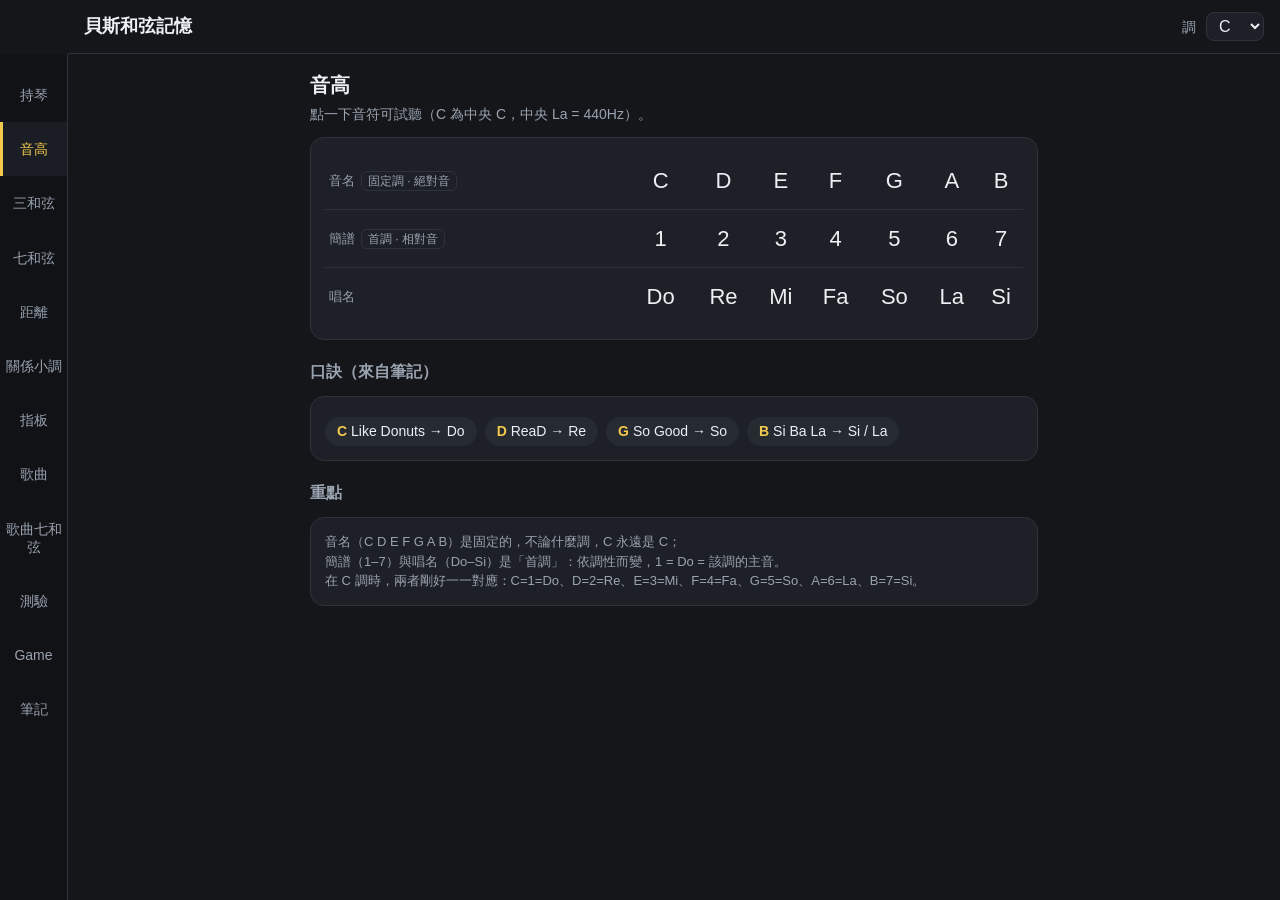
<file: index.html>
<!doctype html>
<html lang="zh-Hant">
<head>
<meta charset="utf-8">
<meta name="viewport" content="width=device-width, initial-scale=1, viewport-fit=cover">
<meta name="theme-color" content="#14161a">
<title>貝斯和弦記憶</title>
<link rel="manifest" href="manifest.json">
<link rel="icon" href="icon.svg" type="image/svg+xml">
<link rel="apple-touch-icon" href="apple-touch-icon.png">
<meta name="apple-mobile-web-app-capable" content="yes">
<meta name="mobile-web-app-capable" content="yes">
<meta name="apple-mobile-web-app-title" content="貝斯和弦">
<link rel="stylesheet" href="style.css">
</head>
<body>
<header class="top">
  <h1>貝斯和弦記憶</h1>
  <label class="keysel">調
    <select id="key" aria-label="選擇大調"></select>
  </label>
</header>
<main id="view"></main>
<nav class="tabs" id="tabs">
  <button data-tab="hold">持琴</button>
  <button data-tab="pitch">音高</button>
  <button data-tab="chords">三和弦</button>
  <button data-tab="seventh">七和弦</button>
  <button data-tab="dist">距離</button>
  <button data-tab="relm">關係小調</button>
  <button data-tab="board">指板</button>
  <button data-tab="song">歌曲</button>
  <button data-tab="song7">歌曲七和弦</button>
  <button data-tab="quiz">測驗</button>
  <button data-tab="game">Game</button>
  <button data-tab="notes">筆記</button>
</nav>
<script src="app.js"></script>
</body>
</html>
</file>
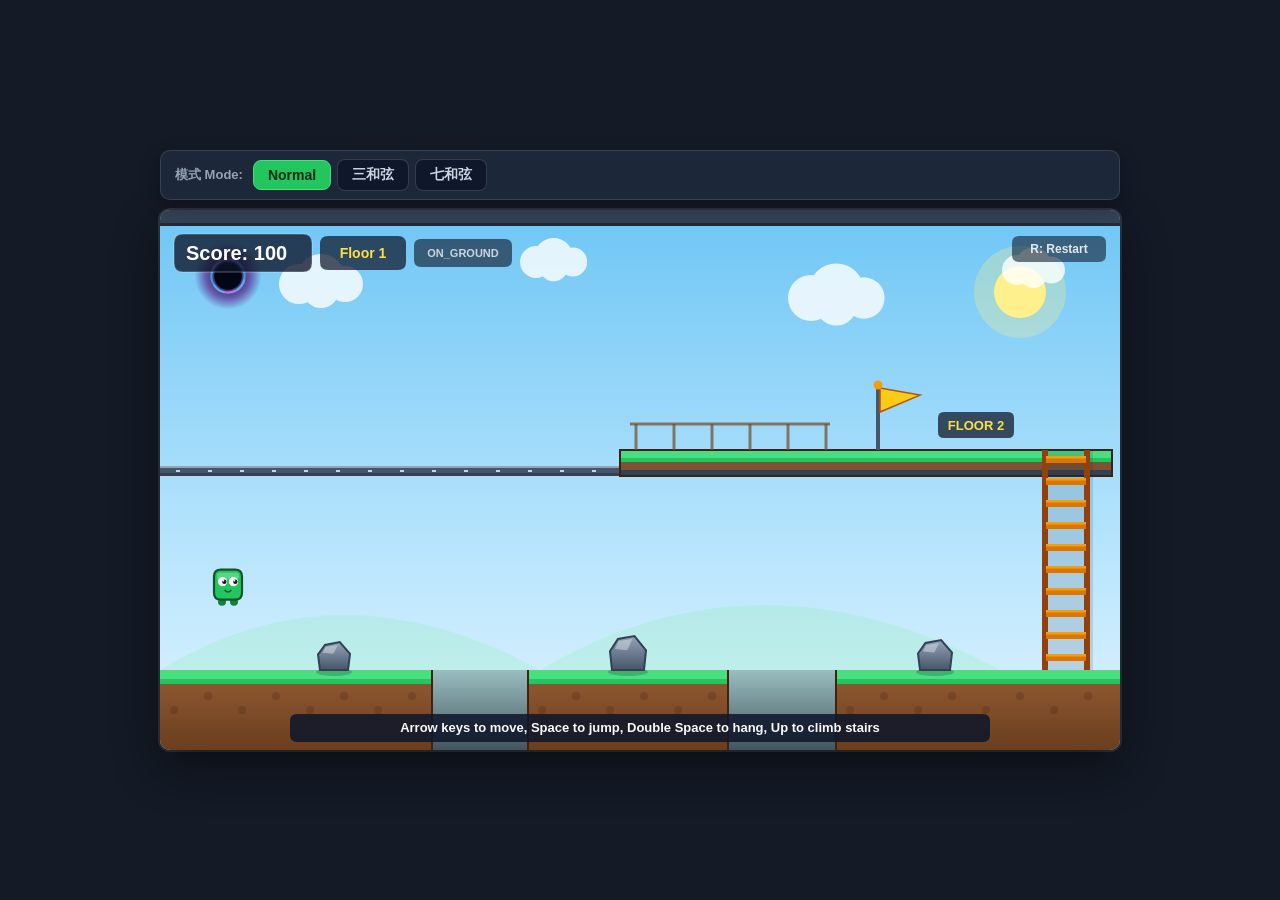
<file: game.html>
<!DOCTYPE html>
<html lang="zh-Hant">
<head>
  <meta charset="UTF-8" />
  <meta name="viewport" content="width=device-width, initial-scale=1.0, maximum-scale=1.0, user-scalable=no, viewport-fit=cover" />
  <meta name="apple-mobile-web-app-capable" content="yes" />
  <meta name="mobile-web-app-capable" content="yes" />
  <title>Little Green Man - 2D Platformer & Chord Game</title>
  <style>
    * {
      box-sizing: border-box;
      margin: 0;
      padding: 0;
      -webkit-tap-highlight-color: transparent;
    }

    html, body {
      width: 100%;
      height: 100%;
      height: 100dvh;
      background: #141a26;
      display: flex;
      flex-direction: column;
      align-items: center;
      justify-content: center;
      font-family: -apple-system, BlinkMacSystemFont, "Segoe UI", "PingFang TC", "Noto Sans TC", Roboto, Helvetica, Arial, sans-serif;
      color: #f1f5f9;
      overflow: hidden;
      overscroll-behavior: none;
      touch-action: none;
      user-select: none;
      -webkit-user-select: none;
      -webkit-touch-callout: none;
    }

    .game-wrapper {
      position: relative;
      display: flex;
      flex-direction: column;
      align-items: center;
      gap: 10px;
      max-width: 98vw;
    }

    .stage-container {
      position: relative;
      display: flex;
      align-items: center;
      justify-content: center;
    }

    .toolbar {
      width: 960px;
      max-width: 98vw;
      display: flex;
      flex-wrap: wrap;
      align-items: center;
      justify-content: space-between;
      gap: 10px;
      padding: 8px 14px;
      background: rgba(30, 41, 59, 0.92);
      border: 1px solid rgba(255, 255, 255, 0.12);
      border-radius: 10px;
      box-shadow: 0 6px 18px rgba(0, 0, 0, 0.25);
      z-index: 20;
    }

    .toolbar-right {
      display: flex;
      align-items: center;
      gap: 10px;
    }

    .mobile-restart-btn {
      display: none;
      appearance: none;
      border: 1px solid rgba(255, 255, 255, 0.2);
      background: #0f172a;
      color: #e2e8f0;
      padding: 4px 9px;
      border-radius: 7px;
      font-size: 12px;
      font-weight: 700;
      cursor: pointer;
    }

    .mobile-restart-btn:active {
      background: #334155;
    }

    .mode-group {
      display: flex;
      align-items: center;
      gap: 6px;
    }

    .mode-label {
      font-size: 13px;
      font-weight: 600;
      color: #94a3b8;
      margin-right: 4px;
    }

    .mode-btn {
      appearance: none;
      border: 1px solid rgba(255, 255, 255, 0.16);
      background: #0f172a;
      color: #cbd5e1;
      padding: 6px 14px;
      border-radius: 8px;
      font-size: 14px;
      font-weight: 600;
      cursor: pointer;
      transition: background 0.15s, color 0.15s, border-color 0.15s, transform 0.08s;
    }

    .mode-btn:hover {
      background: #1e293b;
      color: #ffffff;
    }

    .mode-btn.active {
      background: #22c55e;
      border-color: #4ade80;
      color: #052e16;
    }

    .chord-controls {
      display: flex;
      align-items: center;
      gap: 12px;
      font-size: 13px;
      color: #e2e8f0;
    }

    .chord-controls.hidden {
      display: none;
    }

    .chord-controls select {
      background: #0f172a;
      color: #f8fafc;
      border: 1px solid rgba(255, 255, 255, 0.2);
      border-radius: 6px;
      padding: 4px 8px;
      font-size: 13px;
      font-weight: 600;
      cursor: pointer;
    }

    .chord-controls label {
      display: inline-flex;
      align-items: center;
      gap: 5px;
      cursor: pointer;
    }

    .hint-btn {
      appearance: none;
      border: 1px solid rgba(250, 204, 21, 0.35);
      background: rgba(250, 204, 21, 0.12);
      color: #fde047;
      padding: 5px 10px;
      border-radius: 7px;
      font-size: 12px;
      font-weight: 600;
      cursor: pointer;
    }

    .hint-btn:hover {
      background: rgba(250, 204, 21, 0.24);
    }

    canvas {
      display: block;
      width: 960px;
      height: 540px;
      max-width: 98vw;
      max-height: 82vh;
      aspect-ratio: 16 / 9;
      border-radius: 10px;
      box-shadow: 0 18px 45px rgba(0, 0, 0, 0.45), 0 0 0 2px rgba(255, 255, 255, 0.12);
      background: #87ceeb;
      touch-action: none;
    }

    /* ============================================================
       MOBILE LANDSCAPE LAYOUT & VIRTUAL TRANSPARENT WHEELS
       ============================================================ */
    body.mobile-mode .game-wrapper {
      width: 100vw;
      height: 100dvh;
      max-width: 100vw;
      gap: 4px;
      padding:
        max(4px, env(safe-area-inset-top))
        max(8px, env(safe-area-inset-right))
        max(4px, env(safe-area-inset-bottom))
        max(8px, env(safe-area-inset-left));
    }

    body.mobile-mode .toolbar {
      width: 100%;
      max-width: 100%;
      padding: 4px 10px;
      gap: 6px;
      border-radius: 8px;
      flex-wrap: nowrap;
      overflow-x: auto;
    }

    body.mobile-mode .mode-label {
      display: none;
    }

    body.mobile-mode .mode-btn {
      padding: 4px 10px;
      font-size: 12px;
      border-radius: 6px;
      white-space: nowrap;
    }

    body.mobile-mode .chord-controls {
      gap: 8px;
      font-size: 12px;
      white-space: nowrap;
    }

    body.mobile-mode .chord-controls select {
      padding: 3px 6px;
      font-size: 12px;
    }

    body.mobile-mode .hint-btn {
      padding: 4px 8px;
      font-size: 11px;
    }

    body.mobile-mode .mobile-restart-btn {
      display: inline-flex;
      align-items: center;
      justify-content: center;
      white-space: nowrap;
    }

    body.mobile-mode .stage-container {
      flex: 1;
      min-height: 0;
      width: 100%;
      height: 100%;
    }

    body.mobile-mode canvas {
      width: auto;
      height: auto;
      max-width: 100%;
      max-height: 100%;
      border-radius: 8px;
    }

    .mobile-controls {
      display: none;
      position: fixed;
      inset: 0;
      pointer-events: none;
      z-index: 30;
    }

    body.mobile-mode .mobile-controls.visible {
      display: block;
    }

    .v-wheel {
      position: absolute;
      bottom: max(14px, calc(env(safe-area-inset-bottom) + 10px));
      border-radius: 50%;
      background: rgba(15, 23, 42, 0.22);
      border: 2px solid rgba(255, 255, 255, 0.34);
      box-shadow: 0 6px 22px rgba(0, 0, 0, 0.22), inset 0 0 18px rgba(255, 255, 255, 0.08);
      backdrop-filter: blur(2px);
      -webkit-backdrop-filter: blur(2px);
      pointer-events: auto;
      touch-action: none;
      display: flex;
      align-items: center;
      justify-content: center;
    }

    /* Left virtual wheel: Up / Down / Left / Right */
    .v-wheel-left {
      left: max(16px, calc(env(safe-area-inset-left) + 12px));
      width: clamp(114px, 32vh, 148px);
      height: clamp(114px, 32vh, 148px);
    }

    .v-wheel-left .wheel-ring {
      position: absolute;
      inset: 14%;
      border-radius: 50%;
      border: 1px dashed rgba(255, 255, 255, 0.22);
      pointer-events: none;
    }

    .v-dir {
      position: absolute;
      font-size: 13px;
      font-weight: 800;
      color: rgba(255, 255, 255, 0.52);
      pointer-events: none;
      transition: color 0.08s, transform 0.08s, text-shadow 0.08s;
      line-height: 1;
    }

    .v-dir-up { top: 9px; left: 50%; transform: translateX(-50%); }
    .v-dir-down { bottom: 9px; left: 50%; transform: translateX(-50%); }
    .v-dir-left { left: 10px; top: 50%; transform: translateY(-50%); }
    .v-dir-right { right: 10px; top: 50%; transform: translateY(-50%); }

    .v-dir.active {
      color: #4ade80;
      text-shadow: 0 0 10px rgba(74, 222, 128, 0.85);
    }

    .v-knob {
      width: 42%;
      height: 42%;
      border-radius: 50%;
      background: radial-gradient(circle at 35% 35%, rgba(255, 255, 255, 0.45), rgba(148, 163, 184, 0.26));
      border: 2px solid rgba(255, 255, 255, 0.55);
      box-shadow: 0 3px 10px rgba(0, 0, 0, 0.28);
      pointer-events: none;
      transform: translate(0px, 0px);
      transition: background 0.1s, border-color 0.1s;
    }

    .v-wheel-left.active .v-knob {
      background: radial-gradient(circle at 35% 35%, rgba(134, 239, 172, 0.62), rgba(34, 197, 94, 0.34));
      border-color: rgba(134, 239, 172, 0.88);
    }

    /* Right virtual wheel: Space bar (Hold to Jump / Double-Tap to Hang) */
    .v-wheel-right {
      right: max(16px, calc(env(safe-area-inset-right) + 12px));
      width: clamp(106px, 30vh, 138px);
      height: clamp(106px, 30vh, 138px);
      transition: transform 0.08s, background 0.1s, border-color 0.1s, box-shadow 0.1s;
    }

    .v-wheel-right .space-inner {
      width: 72%;
      height: 72%;
      border-radius: 50%;
      background: rgba(255, 255, 255, 0.12);
      border: 1.5px solid rgba(255, 255, 255, 0.36);
      display: flex;
      flex-direction: column;
      align-items: center;
      justify-content: center;
      gap: 2px;
      pointer-events: none;
    }

    .v-wheel-right .space-title {
      font-size: 13px;
      font-weight: 800;
      letter-spacing: 0.06em;
      color: rgba(255, 255, 255, 0.88);
      text-shadow: 0 1px 4px rgba(0, 0, 0, 0.4);
    }

    .v-wheel-right .space-sub {
      font-size: 9px;
      font-weight: 700;
      color: rgba(226, 232, 240, 0.72);
      letter-spacing: 0.03em;
    }

    .v-wheel-right.pressed {
      transform: scale(0.93);
      background: rgba(34, 197, 94, 0.34);
      border-color: rgba(134, 239, 172, 0.9);
      box-shadow: 0 0 22px rgba(74, 222, 128, 0.48), inset 0 0 16px rgba(134, 239, 172, 0.28);
    }

    .v-wheel-right.hanging {
      border-color: rgba(250, 204, 21, 0.8);
      box-shadow: 0 0 18px rgba(250, 204, 21, 0.36);
    }

    .v-wheel-right.hanging .space-sub {
      color: #fde047;
    }

    /* Portrait Rotate Prompt Overlay for Mobile */
    .rotate-overlay {
      display: none;
      position: fixed;
      inset: 0;
      z-index: 100;
      background: rgba(15, 23, 42, 0.95);
      backdrop-filter: blur(8px);
      -webkit-backdrop-filter: blur(8px);
      flex-direction: column;
      align-items: center;
      justify-content: center;
      gap: 16px;
      padding: 24px;
      text-align: center;
    }

    .rotate-overlay.visible {
      display: flex;
    }

    .rotate-icon {
      width: 58px;
      height: 92px;
      border: 3.5px solid #4ade80;
      border-radius: 12px;
      position: relative;
      animation: rotatePhone 2.1s ease-in-out infinite;
    }

    .rotate-icon::after {
      content: "";
      position: absolute;
      bottom: 7px;
      left: 50%;
      transform: translateX(-50%);
      width: 14px;
      height: 3px;
      border-radius: 2px;
      background: #4ade80;
    }

    @keyframes rotatePhone {
      0%, 20% { transform: rotate(0deg); }
      55%, 80% { transform: rotate(-90deg); }
      100% { transform: rotate(0deg); }
    }

    .rotate-overlay h2 {
      font-size: 20px;
      color: #f8fafc;
    }

    .rotate-overlay p {
      font-size: 14px;
      color: #94a3b8;
      max-width: 280px;
      line-height: 1.5;
    }

    .rotate-dismiss {
      margin-top: 8px;
      appearance: none;
      border: 1px solid rgba(255, 255, 255, 0.2);
      background: transparent;
      color: #94a3b8;
      padding: 6px 14px;
      border-radius: 8px;
      font-size: 12px;
      cursor: pointer;
    }
  </style>
</head>
<body>
  <div class="game-wrapper">
    <div class="toolbar">
      <div class="mode-group">
        <span class="mode-label">模式 Mode:</span>
        <button class="mode-btn active" data-mode="normal" type="button">Normal</button>
        <button class="mode-btn" data-mode="triad" type="button">三和弦</button>
        <button class="mode-btn" data-mode="seventh" type="button">七和弦</button>
      </div>
      <div class="toolbar-right">
        <div class="chord-controls hidden" id="chordControls">
          <label>
            調:
            <select id="keySelect" aria-label="選擇大調"></select>
          </label>
          <label title="顯示和弦提示與口訣/唱名">
            <input type="checkbox" id="hintToggle" />
            顯示提示
          </label>
          <button class="hint-btn" id="listenBtn" type="button">▶ 試聽根音</button>
        </div>
        <button class="mobile-restart-btn" id="mobileRestartBtn" type="button" aria-label="Restart">↺ 重來</button>
      </div>
    </div>
    <div class="stage-container">
      <canvas id="gameCanvas" width="960" height="540"></canvas>
    </div>
  </div>

  <!-- Virtual transparent controls for mobile devices -->
  <div class="mobile-controls" id="mobileControls" aria-hidden="true">
    <div class="v-wheel v-wheel-left" id="moveWheel">
      <div class="wheel-ring"></div>
      <span class="v-dir v-dir-up" id="dirUp">▲</span>
      <span class="v-dir v-dir-down" id="dirDown">▼</span>
      <span class="v-dir v-dir-left" id="dirLeft">◀</span>
      <span class="v-dir v-dir-right" id="dirRight">▶</span>
      <div class="v-knob" id="moveKnob"></div>
    </div>
    <div class="v-wheel v-wheel-right" id="spaceWheel">
      <div class="space-inner">
        <span class="space-title">SPACE</span>
        <span class="space-sub" id="spaceSub">HOLD / 2×</span>
      </div>
    </div>
  </div>

  <!-- Landscape orientation prompt for mobile portrait -->
  <div class="rotate-overlay" id="rotateOverlay">
    <div class="rotate-icon"></div>
    <h2>請將手機轉為橫向遊玩</h2>
    <p>Rotate your device to landscape mode for the best experience with virtual wheel controls.</p>
    <button class="rotate-dismiss" id="rotateDismiss" type="button">繼續遊玩 (Continue)</button>
  </div>

  <script>
    (() => {
      const canvas = document.getElementById('gameCanvas');
      const ctx = canvas.getContext('2d');

      const W = 960;
      const H = 540;

      // ============================================================
      // MUSIC THEORY & BASS SYNTHESIS (from BassChord-local/app.js)
      // ============================================================
      const LET = ['C', 'D', 'E', 'F', 'G', 'A', 'B'];
      const NAT = [0, 2, 4, 5, 7, 9, 11];
      const MAJ = [0, 2, 4, 5, 7, 9, 11];
      const ROMAN = ['I', 'II', 'III', 'IV', 'V', 'VI', 'VII'];
      const QUAL = ['M', 'm', 'm', 'M', 'M', 'm', 'd'];
      const Q = {
        M: { zh: '大', full: '大和弦', sym: '', formula: 'R 3 5', color: '#facc15' },
        m: { zh: '小', full: '小和弦', sym: 'm', formula: 'R ♭3 5', color: '#60a5fa' },
        d: { zh: '減', full: '減和弦', sym: '°', formula: 'R ♭3 ♭5', color: '#f87171' },
      };
      const KEYS = ['C', 'Db', 'D', 'Eb', 'E', 'F', 'F#', 'G', 'Ab', 'A', 'Bb', 'B'];
      const MNEMONIC = [
        'Cat Eat Grass',
        "Don't Fall Asleep",
        'Every Good Boy',
        'Fat Angry Cat',
        'Go Back Down',
        'Always Cook Eggs',
        'Best Dog Friends',
      ];
      const SOLFEGE = ['Do', 'Re', 'Mi', 'Fa', 'So', 'La', 'Si'];

      // Bass open string frequencies (E1, A1, D2, G2)
      const OPEN_HZ = [41.2034, 55, 73.4162, 97.9989];
      const fretHz = (s, f) => OPEN_HZ[s] * Math.pow(2, f / 12);

      // Triad fingerboard shapes on A-string root (from BassChord-local)
      const TRIAD_SHAPES = {
        M: [{ s: 1, d: 0 }, { s: 2, d: -1 }, { s: 2, d: 2 }],
        m: [{ s: 1, d: 0 }, { s: 2, d: -2 }, { s: 2, d: 2 }],
        d: [{ s: 1, d: 0 }, { s: 2, d: -2 }, { s: 2, d: 1 }],
      };

      // Seventh chord definitions & shapes (from BassChord-local)
      const SEV = {
        maj7: {
          zh: '大七', full: '大七和弦', formula: 'R 3 5 7', mark: 'Δ7', color: '#facc15',
          pts: [{ s: 1, d: 0 }, { s: 2, d: -1 }, { s: 2, d: 2 }, { s: 3, d: 1 }],
        },
        m7: {
          zh: '小七', full: '小七和弦', formula: 'R ♭3 5 ♭7', mark: '-7', color: '#60a5fa',
          pts: [{ s: 1, d: 0 }, { s: 1, d: 3 }, { s: 2, d: 2 }, { s: 3, d: 0 }],
        },
        dom7: {
          zh: '屬七', full: '屬七和弦', formula: 'R 3 5 ♭7', mark: '7', color: '#fb923c',
          pts: [{ s: 1, d: 0 }, { s: 2, d: -1 }, { s: 2, d: 2 }, { s: 3, d: 0 }],
        },
        m7b5: {
          zh: '半減七', full: '半減七和弦', formula: 'R ♭3 ♭5 ♭7', mark: 'ø7', color: '#f87171',
          pts: [{ s: 1, d: 0 }, { s: 1, d: 3 }, { s: 2, d: 1 }, { s: 3, d: 0 }],
        },
      };
      const SEV_Q = ['maj7', 'm7', 'm7', 'maj7', 'dom7', 'm7', 'm7b5'];

      const fmtN = (n) => n.replace(/b/g, '♭').replace(/#/g, '♯');

      function pcOfName(n) {
        let a = 0;
        for (const c of n.slice(1)) a += c === '#' ? 1 : -1;
        return (NAT[LET.indexOf(n[0])] + a + 12) % 12;
      }

      function buildKey(k) {
        const li = LET.indexOf(k[0]);
        const rpc = pcOfName(k);
        const scale = [];
        const pcs = [];
        for (let i = 0; i < 7; i++) {
          const L = (li + i) % 7;
          const pc = (rpc + MAJ[i]) % 12;
          let a = (((pc - NAT[L]) % 12) + 12) % 12;
          if (a > 6) a -= 12;
          scale.push(LET[L] + (a > 0 ? '#'.repeat(a) : 'b'.repeat(-a)));
          pcs.push(pc);
        }
        const degrees = scale.map((root, i) => {
          const f = (((pcs[i] - 9) % 12) + 12) % 12; // fret on A string
          const fret = f < 3 ? f + 12 : f;
          const triadNotes = [root, scale[(i + 2) % 7], scale[(i + 4) % 7]];
          const seventhNotes = [root, scale[(i + 2) % 7], scale[(i + 4) % 7], scale[(i + 6) % 7]];
          const triadHz = TRIAD_SHAPES[QUAL[i]]
            .map((p) => fretHz(p.s, fret + p.d))
            .sort((a, b) => a - b);
          const sevKind = SEV_Q[i];
          const seventhHz = SEV[sevKind].pts
            .map((p) => fretHz(p.s, fret + p.d))
            .sort((a, b) => a - b);
          return {
            i,
            roman: ROMAN[i],
            root,
            pc: pcs[i],
            q: QUAL[i],
            sevKind,
            fret,
            triadNotes,
            seventhNotes,
            triadHz,
            seventhHz,
            triadSol: [0, 2, 4].map((step) => SOLFEGE[(i + step) % 7]).join(' '),
            seventhSol: [0, 2, 4, 6].map((step) => SOLFEGE[(i + step) % 7]).join(' '),
            mn: k === 'C' ? MNEMONIC[i] : null,
          };
        });
        return { key: k, scale, pcs, degrees };
      }

      // ============================================================
      // AUDIO ENGINE (BassChord-local bass timbre + subtle game SFX)
      // ============================================================
      let audioCtx = null;
      function getAudio() {
        if (!audioCtx) {
          const Ctx = window.AudioContext || window.webkitAudioContext;
          if (!Ctx) return null;
          audioCtx = new Ctx();
        }
        if (audioCtx.state !== 'running') audioCtx.resume();
        return audioCtx;
      }

      // Bass sound from BassChord-local: fundamental triangle + 2nd & 3rd sine harmonics
      function bassTone(freq, at = 0, dur = 0.85, vol = 0.24) {
        try {
          const c = getAudio();
          if (!c) return;
          const t = c.currentTime + at;
          const g = c.createGain();
          g.gain.setValueAtTime(0.0001, t);
          g.gain.exponentialRampToValueAtTime(vol, t + 0.02);
          g.gain.exponentialRampToValueAtTime(0.0001, t + dur);
          g.connect(c.destination);
          [
            [1, 'triangle', 0.57],
            [2, 'sine', 0.29],
            [3, 'sine', 0.14],
          ].forEach(([m, type, w]) => {
            const o = c.createOscillator();
            const og = c.createGain();
            o.type = type;
            o.frequency.value = freq * m;
            og.gain.value = w;
            o.connect(og).connect(g);
            o.start(t);
            o.stop(t + dur + 0.05);
          });
        } catch (_) {
          // Ignore audio restrictions
        }
      }

      // Play completed triad (3 ascending bass notes + full chord strum) or 7th chord (4 notes + chord)
      function playCompletedChord(degree, mode) {
        const freqs = mode === 'seventh' ? degree.seventhHz : degree.triadHz;
        const step = mode === 'seventh' ? 0.23 : 0.26;
        const strumAt = freqs.length * step + 0.12;
        freqs.forEach((hz, idx) => {
          bassTone(hz, idx * step, 0.7, 0.24);
          bassTone(hz, strumAt, 1.25, mode === 'seventh' ? 0.12 : 0.14);
        });
      }

      function playTone(freq, duration, type = 'sine', volume = 0.07, endFreq = null) {
        try {
          const c = getAudio();
          if (!c) return;
          const osc = c.createOscillator();
          const gain = c.createGain();
          osc.type = type;
          const now = c.currentTime;
          osc.frequency.setValueAtTime(freq, now);
          if (endFreq !== null) {
            osc.frequency.exponentialRampToValueAtTime(Math.max(40, endFreq), now + duration);
          }
          gain.gain.setValueAtTime(volume, now);
          gain.gain.exponentialRampToValueAtTime(0.001, now + duration);
          osc.connect(gain);
          gain.connect(c.destination);
          osc.start(now);
          osc.stop(now + duration);
        } catch (_) {
          // Ignore audio errors
        }
      }

      // ============================================================
      // CONSTANTS & FLOOR LAYOUT GENERATOR
      // ============================================================
      const GROUND_Y = 460;
      const SECOND_FLOOR_Y = 240;
      const SECOND_FLOOR_THICKNESS = 26;
      const GROUND_CEILING_Y = SECOND_FLOOR_Y + SECOND_FLOOR_THICKNESS; // 266
      const TOP_ROOF_Y = 16;

      // Physics tuning
      const MOVE_SPEED = 220;
      const CLIMB_SPEED = 165;
      const GRAVITY = 1650;
      const JUMP_INITIAL_VY = -255;
      const JUMP_BOOST_DURATION = 0.24;
      const JUMP_BOOST_GRAVITY = -160;
      const JUMP_GLIDE_MAX_HOLD = 0.64;
      const JUMP_GLIDE_GRAVITY = 760;
      const JUMP_RELEASE_CUT_VY = 0;
      const HANG_ZIP_SPEED = 1750;
      const DOUBLE_TAP_WINDOW_MS = 300;
      const DOUBLE_TAP_MAX_FIRST_HOLD_MS = 220;
      const RED_WALK_SPEED = 145;
      const INVULN_DURATION = 1.0;

      // Transition timing (seconds)
      const TRANS_SINK_DUR = 0.55;
      const TRANS_DROP_DUR = 0.65;
      const TRANS_APPEAR_DUR = 0.55;
      const TRANS_TOTAL_DUR = TRANS_SINK_DUR + TRANS_DROP_DUR + TRANS_APPEAR_DUR;

      // Game modes
      const GameMode = {
        NORMAL: 'normal',
        TRIAD: 'triad',
        SEVENTH: 'seventh',
      };

      // Exact two-state machine for the green character
      const PlayerState = {
        ON_GROUND: 'ON_GROUND',
        HANGING: 'HANGING',
      };

      // Game flow phases
      const GamePhase = {
        SPAWNING: 'SPAWNING',
        PLAYING: 'PLAYING',
        TRANSITIONING: 'TRANSITIONING',
        PIT_DEAD: 'PIT_DEAD',
      };

      const LAYOUT_TEMPLATES = [
        // Template 0 (odd: left -> right, 2 pits + 3 stones)
        {
          pits: [
            { x: 272, width: 96 },
            { x: 568, width: 108 },
          ],
          stones: [
            { x: 158, width: 32, height: 28 },
            { x: 450, width: 36, height: 34 },
            { x: 758, width: 34, height: 30 },
          ],
        },
        // Template 1 (even: right -> left, 2 pits + 3 stones)
        {
          pits: [
            { x: 266, width: 104 },
            { x: 572, width: 100 },
          ],
          stones: [
            { x: 158, width: 32, height: 28 },
            { x: 456, width: 36, height: 34 },
            { x: 762, width: 34, height: 30 },
          ],
        },
        // Template 2 (odd: left -> right, 3 pits + 2 stones)
        {
          pits: [
            { x: 156, width: 88 },
            { x: 432, width: 100 },
            { x: 716, width: 92 },
          ],
          stones: [
            { x: 326, width: 34, height: 32 },
            { x: 616, width: 36, height: 34 },
          ],
        },
        // Template 3 (even: right -> left, 3 pits + 2 stones)
        {
          pits: [
            { x: 154, width: 92 },
            { x: 428, width: 100 },
            { x: 716, width: 88 },
          ],
          stones: [
            { x: 318, width: 36, height: 32 },
            { x: 604, width: 34, height: 34 },
          ],
        },
      ];

      function computeGroundSegments(pits) {
        const segs = [];
        let cursor = 0;
        const sorted = [...pits].sort((a, b) => a.x - b.x);
        for (const pit of sorted) {
          segs.push({ x: cursor, width: pit.x - cursor });
          cursor = pit.x + pit.width;
        }
        segs.push({ x: cursor, width: W - cursor });
        return segs;
      }

      function buildFloorData(floorNum) {
        const isOdd = floorNum % 2 === 1;
        const dir = isOdd ? 1 : -1;
        const templateIdx = (floorNum - 1) % LAYOUT_TEMPLATES.length;
        const tmpl = LAYOUT_TEMPLATES[templateIdx];

        const pits = tmpl.pits.map((p) => ({ x: p.x, width: p.width }));
        const groundSegments = computeGroundSegments(pits);
        const stones = tmpl.stones.map((s) => ({
          x: s.x,
          y: GROUND_Y - s.height,
          width: s.width,
          height: s.height,
        }));

        const secondFloor = isOdd
          ? { x: 460, y: SECOND_FLOOR_Y, width: 492, height: SECOND_FLOOR_THICKNESS }
          : { x: 8, y: SECOND_FLOOR_Y, width: 492, height: SECOND_FLOOR_THICKNESS };

        const ceilingBeam = isOdd
          ? { x: 0, y: GROUND_CEILING_Y - 10, width: secondFloor.x, height: 10 }
          : {
              x: secondFloor.x + secondFloor.width,
              y: GROUND_CEILING_Y - 10,
              width: W - (secondFloor.x + secondFloor.width),
              height: 10,
            };

        const stairs = isOdd
          ? { x: 882, width: 48, topY: SECOND_FLOOR_Y, bottomY: GROUND_Y }
          : { x: 30, width: 48, topY: SECOND_FLOOR_Y, bottomY: GROUND_Y };

        const spawnX = isOdd ? 68 : 892;

        return {
          floorNum,
          dir,
          isOdd,
          pits,
          groundSegments,
          stones,
          secondFloor,
          ceilingBeam,
          stairs,
          spawnX,
        };
      }

      const SKY_PALETTES = [
        ['#6ec6f5', '#bae6fd', '#e0f2fe', '#fef08a'],
        ['#60a5fa', '#a5d8ff', '#dbeafe', '#fde047'],
        ['#38bdf8', '#93c5fd', '#fed7aa', '#fdba74'],
        ['#818cf8', '#f472b6', '#fde68a', '#fca5a5'],
        ['#312e81', '#4f46e5', '#93c5fd', '#e0e7ff'],
      ];

      // ============================================================
      // GAME STATE
      // ============================================================
      let gameMode = GameMode.NORMAL;
      let currentKeyName = 'C';
      let currentKey = buildKey(currentKeyName);
      let showChordHint = false;

      let gamePhase = GamePhase.SPAWNING;
      let score = 100;
      let currentFloorNum = 1;
      let floorData = buildFloorData(1);
      let gameTime = 0;
      let scoreFlashTimer = 0;
      let scoreGoodFlashTimer = 0;
      let controlsBannerTimer = 0;
      let transition = null;

      // Chord game state (for 三和弦 & 七和弦 modes)
      const chordState = {
        degree: null,         // degree object from currentKey.degrees
        targetNotes: [],      // e.g. ['C', 'E', 'G'] or ['C', 'E', 'G', 'B']
        collectedCount: 1,    // root note (index 0) is already carried by green man
        chordsCleared: 0,
        wrongSpawnsInRow: 0,
        celebrating: null,    // { degree, notes, mode, timer, duration } while playing completed chord
      };

      const kbKeys = {
        left: false,
        right: false,
        up: false,
        down: false,
        space: false,
      };

      const touchKeys = {
        left: false,
        right: false,
        up: false,
        down: false,
        space: false,
      };

      const keys = {
        left: false,
        right: false,
        up: false,
        down: false,
        space: false,
      };

      function syncKeys() {
        keys.left = kbKeys.left || touchKeys.left;
        keys.right = kbKeys.right || touchKeys.right;
        keys.up = kbKeys.up || touchKeys.up;
        keys.down = kbKeys.down || touchKeys.down;
        keys.space = kbKeys.space || touchKeys.space;
      }

      // Mobile device & landscape state
      let isMobileDevice =
        (window.matchMedia &&
          (window.matchMedia('(pointer: coarse)').matches ||
            window.matchMedia('(hover: none)').matches)) ||
        /Android|iPhone|iPad|iPod|Mobile/i.test(navigator.userAgent);
      let rotateDismissed = false;
      let isPortraitBlocked = false;

      let lastSpaceTapTime = -Infinity;
      let spacePressStartTime = -Infinity;
      let lastSpaceHoldDuration = 0;
      let ignoreSpaceHoldUntilRelease = false;

      const player = {
        x: 54,
        y: 49,
        width: 28,
        height: 34,
        vx: 0,
        vy: 0,
        facing: 1,
        state: PlayerState.ON_GROUND,
        floor: 0,
        grounded: false,
        isJumping: false,
        jumpHoldTimer: 0,
        onStairs: false,
        hangingAnchored: false,
        invulnTimer: 0,
        redFlashTimer: 0,
        goodFlashTimer: 0,
        walkCycle: 0,
        squashX: 1,
        squashY: 1,
        visible: false,
      };

      let blackHoles = [];
      let redChars = [];
      let particles = [];
      let floatingTexts = [];
      let redSpawnTimer = 3.5;

      const clouds = [
        { x: 130, y: 74, scale: 1.0, speed: 9 },
        { x: 370, y: 52, scale: 0.8, speed: 6 },
        { x: 640, y: 88, scale: 1.15, speed: 11 },
        { x: 850, y: 60, scale: 0.75, speed: 7 },
      ];

      // ============================================================
      // CHORD MODE HELPERS
      // ============================================================
      function isChordMode() {
        return gameMode === GameMode.TRIAD || gameMode === GameMode.SEVENTH;
      }

      function pickNewChordRoot(excludeIndex = -1, playRootSound = true) {
        const candidates = currentKey.degrees.filter((d) => d.i !== excludeIndex);
        const chosen = candidates[Math.floor(Math.random() * candidates.length)];
        chordState.degree = chosen;
        chordState.targetNotes =
          gameMode === GameMode.SEVENTH ? chosen.seventhNotes.slice() : chosen.triadNotes.slice();
        chordState.collectedCount = 1; // Green man starts with root note (index 0)
        chordState.wrongSpawnsInRow = 0;
        chordState.celebrating = null;

        if (playRootSound) {
          bassTone(chosen.triadHz[0], 0, 0.55, 0.2);
        }
      }

      function getExpectedNextNote() {
        if (!isChordMode() || !chordState.degree || chordState.celebrating) return null;
        return chordState.targetNotes[chordState.collectedCount] || null;
      }

      function pickRedNote() {
        const expected = getExpectedNextNote();
        const scale = currentKey.scale;
        if (!expected) {
          return scale[Math.floor(Math.random() * scale.length)];
        }

        // Smart weighted random so the player sees a fair mix of target notes & distractors
        // (Guarantees the needed note shows up after at most 2 distractor spawns)
        const needChance =
          chordState.wrongSpawnsInRow >= 2
            ? 1.0
            : chordState.wrongSpawnsInRow === 1
              ? 0.58
              : 0.42;

        if (Math.random() < needChance) {
          chordState.wrongSpawnsInRow = 0;
          return expected;
        }

        const distractors = scale.filter((n) => n !== expected);
        chordState.wrongSpawnsInRow += 1;
        return distractors[Math.floor(Math.random() * distractors.length)];
      }

      function getChordTitle(deg, mode) {
        if (mode === GameMode.SEVENTH) {
          const sv = SEV[deg.sevKind];
          return {
            short: `${fmtN(deg.root)}${sv.mark}`,
            sub: `${deg.roman} · ${sv.zh}`,
            color: sv.color,
            hintSub: deg.seventhSol,
          };
        }
        const q = Q[deg.q];
        return {
          short: `${fmtN(deg.root)} ${q.zh}`,
          sub: `${deg.roman} · ${q.full}`,
          color: q.color,
          hintSub: deg.mn || deg.triadSol,
        };
      }

      function randomRedInterval() {
        if (isChordMode()) {
          return 2.3 + Math.random() * 1.9; // brisker pace for chord building
        }
        return 3.0 + Math.random() * 3.0; // original 3-6 seconds in normal mode
      }

      // ============================================================
      // EASING & GEOMETRY HELPERS
      // ============================================================
      const clamp01 = (v) => Math.max(0, Math.min(1, v));
      const lerp = (a, b, t) => a + (b - a) * t;
      const easeInQuad = (t) => t * t;
      const easeInOutCubic = (t) => (t < 0.5 ? 4 * t * t * t : 1 - Math.pow(-2 * t + 2, 3) / 2);
      const easeOutBack = (t) => {
        const c1 = 1.4;
        const c3 = c1 + 1;
        return 1 + c3 * Math.pow(t - 1, 3) + c1 * Math.pow(t - 1, 2);
      };

      function getCeilingY(floor) {
        return floor === 0 ? GROUND_CEILING_Y : TOP_ROOF_Y;
      }

      function rectsOverlap(a, b) {
        return (
          a.x < b.x + b.width &&
          a.x + a.width > b.x &&
          a.y < b.y + b.height &&
          a.y + a.height > b.y
        );
      }

      function isOverSolidGround(x, width) {
        const footLeft = x + 4;
        const footRight = x + width - 4;
        for (const seg of floorData.groundSegments) {
          if (footRight > seg.x && footLeft < seg.x + seg.width) {
            return true;
          }
        }
        return false;
      }

      function isNearStairs() {
        const st = floorData.stairs;
        const centerX = player.x + player.width / 2;
        return (
          player.floor === 0 &&
          centerX >= st.x - 10 &&
          centerX <= st.x + st.width + 10 &&
          player.y + player.height <= GROUND_Y + 4 &&
          player.y + player.height >= SECOND_FLOOR_Y - 4
        );
      }

      function spawnDust(x, y, count = 10, color = '#e8dfc8') {
        for (let i = 0; i < count; i++) {
          const angle = Math.PI + (Math.random() - 0.5) * Math.PI * 0.9;
          const speed = 35 + Math.random() * 95;
          particles.push({
            x: x + (Math.random() - 0.5) * 18,
            y: y - Math.random() * 3,
            vx: Math.cos(angle) * speed * (Math.random() < 0.5 ? 1 : -1),
            vy: -20 - Math.random() * 65,
            radius: 3 + Math.random() * 4,
            life: 0.35 + Math.random() * 0.25,
            maxLife: 0.6,
            color,
            gravity: 160,
          });
        }
      }

      function spawnGrabSparkles(x, y, color = '#a7f3d0', count = 8) {
        for (let i = 0; i < count; i++) {
          const angle = Math.random() * Math.PI * 2;
          const speed = 35 + Math.random() * 80;
          particles.push({
            x,
            y,
            vx: Math.cos(angle) * speed,
            vy: Math.sin(angle) * speed,
            radius: 2.2 + Math.random() * 2.5,
            life: 0.28 + Math.random() * 0.22,
            maxLife: 0.5,
            color,
            gravity: 40,
          });
        }
      }

      function spawnConfetti(x, y, count = 28) {
        const palette = ['#22c55e', '#facc15', '#38bdf8', '#f472b6', '#fb923c', '#a78bfa'];
        for (let i = 0; i < count; i++) {
          const angle = -Math.PI / 2 + (Math.random() - 0.5) * 2.2;
          const speed = 90 + Math.random() * 200;
          particles.push({
            x,
            y,
            vx: Math.cos(angle) * speed,
            vy: Math.sin(angle) * speed,
            radius: 3.5 + Math.random() * 2.5,
            life: 0.8 + Math.random() * 0.8,
            maxLife: 1.6,
            color: palette[i % palette.length],
            gravity: 340,
            square: true,
          });
        }
      }

      function addFloatingText(x, y, text, color) {
        floatingTexts.push({
          x,
          y,
          text,
          color,
          life: 1.25,
          maxLife: 1.25,
        });
      }

      function createBlackHole(x, y, maxRadius, onRelease) {
        blackHoles.push({
          x,
          y,
          radius: 0,
          maxRadius,
          age: 0,
          openDuration: 0.42,
          holdDuration: 0.35,
          closeDuration: 0.38,
          released: false,
          onRelease,
        });
      }

      // ============================================================
      // START / RESPAWN / FLOOR ADVANCE TRANSITION
      // ============================================================
      function spawnPlayerFromBlackHole(targetFloorNum, resetScore, freshChord) {
        if (resetScore) {
          score = 100;
          controlsBannerTimer = 0;
          chordState.chordsCleared = 0;
        }
        currentFloorNum = targetFloorNum;
        floorData = buildFloorData(currentFloorNum);

        scoreFlashTimer = 0;
        scoreGoodFlashTimer = 0;
        gamePhase = GamePhase.SPAWNING;
        transition = null;

        blackHoles = [];
        redChars = [];
        particles = [];
        floatingTexts = [];
        redSpawnTimer = isChordMode() ? 1.4 : randomRedInterval();

        lastSpaceTapTime = -Infinity;
        spacePressStartTime = -Infinity;
        lastSpaceHoldDuration = 0;
        ignoreSpaceHoldUntilRelease = false;

        if (isChordMode() && (freshChord || !chordState.degree)) {
          pickNewChordRoot(-1, false);
        }

        const spawnX = floorData.spawnX;
        const holeY = 66;

        player.x = spawnX - player.width / 2;
        player.y = holeY - player.height / 2;
        player.vx = 0;
        player.vy = 0;
        player.facing = floorData.dir;
        player.state = PlayerState.ON_GROUND;
        player.floor = 0;
        player.grounded = false;
        player.isJumping = false;
        player.jumpHoldTimer = 0;
        player.onStairs = false;
        player.hangingAnchored = false;
        player.invulnTimer = 0;
        player.redFlashTimer = 0;
        player.goodFlashTimer = 0;
        player.walkCycle = 0;
        player.squashX = 1;
        player.squashY = 1;
        player.visible = false;

        createBlackHole(spawnX, holeY, 32, () => {
          player.visible = true;
          player.x = spawnX - player.width / 2;
          player.y = holeY - player.height / 2;
          player.vx = 0;
          player.vy = 30;
          playTone(260, 0.22, 'sine', 0.07, 140);
        });
      }

      function resetLevel() {
        spawnPlayerFromBlackHole(1, true, true);
      }

      function retryCurrentFloor() {
        spawnPlayerFromBlackHole(currentFloorNum, false, false);
      }

      function beginFloorTransition() {
        const nextFloorNum = currentFloorNum + 1;
        const nextFloorData = buildFloorData(nextFloorNum);

        score += 20;
        scoreGoodFlashTimer = 0.45;
        addFloatingText(
          player.x + player.width / 2,
          player.y - 16,
          `Floor ${nextFloorNum}! +20`,
          '#fde047'
        );
        spawnConfetti(player.x + player.width / 2, player.y, 26);

        playTone(440, 0.12, 'triangle', 0.08);
        setTimeout(() => playTone(554.37, 0.12, 'triangle', 0.08), 95);
        setTimeout(() => playTone(659.25, 0.22, 'triangle', 0.09), 190);

        const landingX = floorData.isOdd
          ? floorData.stairs.x - 18
          : floorData.stairs.x + floorData.stairs.width - player.width + 18;
        player.x = landingX;
        player.y = SECOND_FLOOR_Y - player.height;
        player.vx = 0;
        player.vy = 0;
        player.facing = nextFloorData.dir;
        player.state = PlayerState.ON_GROUND;
        player.floor = 1;
        player.onStairs = false;
        player.grounded = true;
        player.isJumping = false;
        player.jumpHoldTimer = 0;

        transition = {
          timer: 0,
          oldFloor: floorData,
          nextFloor: nextFloorData,
          sinkingReds: redChars.map((rc) => ({ ...rc })),
          droppedThudPlayed: false,
          appearChimePlayed: false,
        };

        blackHoles = [];
        redChars = [];
        gamePhase = GamePhase.TRANSITIONING;
      }

      // ============================================================
      // SPAWN RED CHARACTER (with random note in 三和弦 / 七和弦 mode)
      // ============================================================
      function spawnRedCharacter() {
        const dir = floorData.dir;
        const spawnX = dir === 1 ? 842 : 118;
        const holeY = GROUND_CEILING_Y + 34;
        const note = isChordMode() ? pickRedNote() : null;

        createBlackHole(spawnX, holeY, 24, () => {
          redChars.push({
            x: spawnX - 13,
            y: holeY - 14,
            width: 26,
            height: 28,
            vx: 0,
            vy: 40,
            walkDir: -dir,
            floorY: GROUND_Y,
            landed: false,
            walkCycle: 0,
            note,
          });
        });
      }

      // ============================================================
      // INPUT HANDLING (HOLD-TO-JUMP + STRICT DOUBLE-TAP STATE MACHINE)
      // ============================================================
      function handleSpaceDown() {
        const now = performance.now();
        const elapsedSinceLastTap = now - lastSpaceTapTime;

        const isDoubleTap =
          elapsedSinceLastTap <= DOUBLE_TAP_WINDOW_MS &&
          lastSpaceHoldDuration < DOUBLE_TAP_MAX_FIRST_HOLD_MS;

        if (isDoubleTap) {
          lastSpaceTapTime = -Infinity;
          spacePressStartTime = -Infinity;
          player.isJumping = false;
          player.jumpHoldTimer = 0;
          ignoreSpaceHoldUntilRelease = true;

          if (player.state === PlayerState.ON_GROUND) {
            player.state = PlayerState.HANGING;
            player.hangingAnchored = false;
            player.onStairs = false;
            player.grounded = false;
            player.vx = 0;
            player.vy = 0;
            playTone(360, 0.14, 'triangle', 0.08, 660);
          } else {
            player.state = PlayerState.ON_GROUND;
            player.hangingAnchored = false;
            player.grounded = false;
            player.vy = 20;
            playTone(340, 0.12, 'triangle', 0.07, 170);
          }
          return;
        }

        lastSpaceTapTime = now;
        spacePressStartTime = now;
        lastSpaceHoldDuration = 0;
        ignoreSpaceHoldUntilRelease = false;

        if (player.state === PlayerState.HANGING) {
          return;
        }

        if (player.grounded && !player.onStairs) {
          player.vy = JUMP_INITIAL_VY;
          player.grounded = false;
          player.isJumping = true;
          player.jumpHoldTimer = 0;
          player.squashX = 0.84;
          player.squashY = 1.2;
          playTone(300, 0.11, 'sine', 0.07, 460);
        }
      }

      function handleSpaceUp() {
        const now = performance.now();
        if (spacePressStartTime > 0) {
          lastSpaceHoldDuration = now - spacePressStartTime;
        }
        ignoreSpaceHoldUntilRelease = false;

        if (player.state === PlayerState.ON_GROUND && player.isJumping) {
          player.isJumping = false;
          if (player.vy < JUMP_RELEASE_CUT_VY) {
            player.vy = Math.max(player.vy * 0.15, JUMP_RELEASE_CUT_VY);
          }
        }
      }

      window.addEventListener('keydown', (e) => {
        if (
          e.code === 'Space' ||
          e.code === 'ArrowUp' ||
          e.code === 'ArrowDown' ||
          e.code === 'ArrowLeft' ||
          e.code === 'ArrowRight'
        ) {
          e.preventDefault();
        }

        if (e.code === 'KeyR' && !e.repeat) {
          resetLevel();
          return;
        }

        if (e.code === 'Enter' && !e.repeat && gamePhase === GamePhase.PIT_DEAD) {
          retryCurrentFloor();
          return;
        }

        if (e.code === 'ArrowLeft' || e.code === 'KeyA') kbKeys.left = true;
        if (e.code === 'ArrowRight' || e.code === 'KeyD') kbKeys.right = true;
        if (e.code === 'ArrowUp' || e.code === 'KeyW') kbKeys.up = true;
        if (e.code === 'ArrowDown' || e.code === 'KeyS') kbKeys.down = true;

        if (e.code === 'Space') {
          if (e.repeat) return;
          kbKeys.space = true;
          syncKeys();
          if (gamePhase === GamePhase.PLAYING && !isPortraitBlocked) {
            handleSpaceDown();
          }
          return;
        }
        syncKeys();
      });

      window.addEventListener('keyup', (e) => {
        if (e.code === 'ArrowLeft' || e.code === 'KeyA') kbKeys.left = false;
        if (e.code === 'ArrowRight' || e.code === 'KeyD') kbKeys.right = false;
        if (e.code === 'ArrowUp' || e.code === 'KeyW') kbKeys.up = false;
        if (e.code === 'ArrowDown' || e.code === 'KeyS') kbKeys.down = false;

        if (e.code === 'Space') {
          kbKeys.space = false;
          syncKeys();
          if (!keys.space) {
            handleSpaceUp();
          }
          return;
        }
        syncKeys();
      });

      canvas.addEventListener('click', () => {
        if (gamePhase === GamePhase.PIT_DEAD && !isPortraitBlocked) {
          retryCurrentFloor();
        }
      });

      function clearAllInputs() {
        kbKeys.left = kbKeys.right = kbKeys.up = kbKeys.down = kbKeys.space = false;
        touchKeys.left = touchKeys.right = touchKeys.up = touchKeys.down = touchKeys.space = false;
        syncKeys();
        resetMoveWheelVisuals();
        if (spaceWheelEl) spaceWheelEl.classList.remove('pressed');
      }

      window.addEventListener('blur', clearAllInputs);

      // ============================================================
      // MOBILE LANDSCAPE & VIRTUAL TRANSPARENT WHEEL CONTROLS
      // ============================================================
      const mobileControlsEl = document.getElementById('mobileControls');
      const moveWheelEl = document.getElementById('moveWheel');
      const moveKnobEl = document.getElementById('moveKnob');
      const dirUpEl = document.getElementById('dirUp');
      const dirDownEl = document.getElementById('dirDown');
      const dirLeftEl = document.getElementById('dirLeft');
      const dirRightEl = document.getElementById('dirRight');
      const spaceWheelEl = document.getElementById('spaceWheel');
      const spaceSubEl = document.getElementById('spaceSub');
      const rotateOverlayEl = document.getElementById('rotateOverlay');
      const rotateDismissEl = document.getElementById('rotateDismiss');
      const mobileRestartBtn = document.getElementById('mobileRestartBtn');

      let movePointerId = null;
      let spacePointerId = null;

      function resetMoveWheelVisuals() {
        if (!moveKnobEl) return;
        moveKnobEl.style.transform = 'translate(0px, 0px)';
        moveWheelEl.classList.remove('active');
        dirUpEl.classList.remove('active');
        dirDownEl.classList.remove('active');
        dirLeftEl.classList.remove('active');
        dirRightEl.classList.remove('active');
      }

      function tryLockLandscape() {
        try {
          if (screen.orientation && typeof screen.orientation.lock === 'function') {
            screen.orientation.lock('landscape').catch(() => {});
          }
        } catch (_) {
          // Browsers outside fullscreen often reject orientation lock; rotate prompt handles fallback
        }
      }

      let lastMobileInActive = null;
      let lastMobileHanging = null;
      let lastPortraitBlocked = null;

      function syncMobileUI() {
        document.body.classList.toggle('mobile-mode', isMobileDevice);

        const isPortrait = window.innerHeight > window.innerWidth;
        isPortraitBlocked = isMobileDevice && isPortrait && !rotateDismissed;
        if (isPortraitBlocked !== lastPortraitBlocked) {
          lastPortraitBlocked = isPortraitBlocked;
          rotateOverlayEl.classList.toggle('visible', isPortraitBlocked);
        }

        // Reset rotateDismissed once the user rotates to landscape
        if (!isPortrait) {
          rotateDismissed = false;
        }

        // Show transparent wheels whenever on mobile and actively in game mode
        const inActiveGame =
          isMobileDevice &&
          !isPortraitBlocked &&
          (gamePhase === GamePhase.PLAYING ||
            gamePhase === GamePhase.SPAWNING ||
            gamePhase === GamePhase.TRANSITIONING);

        if (inActiveGame !== lastMobileInActive) {
          lastMobileInActive = inActiveGame;
          mobileControlsEl.classList.toggle('visible', inActiveGame);
          mobileControlsEl.setAttribute('aria-hidden', String(!inActiveGame));

          if (!inActiveGame) {
            if (touchKeys.left || touchKeys.right || touchKeys.up || touchKeys.down || touchKeys.space) {
              touchKeys.left = touchKeys.right = touchKeys.up = touchKeys.down = touchKeys.space = false;
              syncKeys();
              resetMoveWheelVisuals();
              spaceWheelEl.classList.remove('pressed');
            }
            movePointerId = null;
            spacePointerId = null;
          }
        }

        // Visual feedback on right wheel when HANGING
        const isHanging = player.state === PlayerState.HANGING;
        if (isHanging !== lastMobileHanging) {
          lastMobileHanging = isHanging;
          spaceWheelEl.classList.toggle('hanging', isHanging);
          spaceSubEl.textContent = isHanging ? '2× DROP' : 'HOLD / 2×';
        }
      }

      // Enable mobile controls automatically if a real touch pointer is detected
      window.addEventListener(
        'pointerdown',
        (e) => {
          if (e.pointerType === 'touch' && !isMobileDevice) {
            isMobileDevice = true;
            syncMobileUI();
          }
          if (isMobileDevice) {
            getAudio();
            tryLockLandscape();
          }
        },
        { passive: true }
      );

      window.addEventListener('resize', syncMobileUI);
      window.addEventListener('orientationchange', () => {
        setTimeout(syncMobileUI, 60);
      });

      rotateDismissEl.addEventListener('click', () => {
        rotateDismissed = true;
        tryLockLandscape();
        syncMobileUI();
      });

      mobileRestartBtn.addEventListener('click', () => {
        mobileRestartBtn.blur();
        resetLevel();
      });

      // Left wheel: Up / Down / Left / Right directional control
      function updateMoveWheelFromPointer(clientX, clientY) {
        const rect = moveWheelEl.getBoundingClientRect();
        const cx = rect.left + rect.width / 2;
        const cy = rect.top + rect.height / 2;
        const dx = clientX - cx;
        const dy = clientY - cy;
        const dist = Math.hypot(dx, dy);
        const maxR = rect.width * 0.34;
        const clamped = Math.min(dist, maxR);
        const angle = Math.atan2(dy, dx);
        const kx = dist > 0.5 ? Math.cos(angle) * clamped : 0;
        const ky = dist > 0.5 ? Math.sin(angle) * clamped : 0;

        moveKnobEl.style.transform = `translate(${kx.toFixed(1)}px, ${ky.toFixed(1)}px)`;
        moveWheelEl.classList.add('active');

        const deadzone = 12;
        const left = dx < -deadzone && Math.abs(dx) >= Math.abs(dy) * 0.42;
        const right = dx > deadzone && Math.abs(dx) >= Math.abs(dy) * 0.42;
        const up = dy < -deadzone && Math.abs(dy) >= Math.abs(dx) * 0.52;
        const down = dy > deadzone && Math.abs(dy) >= Math.abs(dx) * 0.52;

        touchKeys.left = left;
        touchKeys.right = right;
        touchKeys.up = up;
        touchKeys.down = down;
        syncKeys();

        dirLeftEl.classList.toggle('active', left);
        dirRightEl.classList.toggle('active', right);
        dirUpEl.classList.toggle('active', up);
        dirDownEl.classList.toggle('active', down);
      }

      moveWheelEl.addEventListener('pointerdown', (e) => {
        e.preventDefault();
        e.stopPropagation();
        if (movePointerId !== null) return;
        movePointerId = e.pointerId;
        try {
          moveWheelEl.setPointerCapture(e.pointerId);
        } catch (_) {}
        updateMoveWheelFromPointer(e.clientX, e.clientY);
      });

      moveWheelEl.addEventListener('pointermove', (e) => {
        if (e.pointerId !== movePointerId) return;
        e.preventDefault();
        updateMoveWheelFromPointer(e.clientX, e.clientY);
      });

      function releaseMoveWheel(e) {
        if (e.pointerId !== movePointerId) return;
        movePointerId = null;
        touchKeys.left = false;
        touchKeys.right = false;
        touchKeys.up = false;
        touchKeys.down = false;
        syncKeys();
        resetMoveWheelVisuals();
      }

      moveWheelEl.addEventListener('pointerup', releaseMoveWheel);
      moveWheelEl.addEventListener('pointercancel', releaseMoveWheel);
      moveWheelEl.addEventListener('lostpointercapture', releaseMoveWheel);

      // Right wheel: Space bar (Hold-to-Jump + Double-Tap-to-Hang/Drop)
      spaceWheelEl.addEventListener('pointerdown', (e) => {
        e.preventDefault();
        e.stopPropagation();
        if (spacePointerId !== null) return;
        spacePointerId = e.pointerId;
        try {
          spaceWheelEl.setPointerCapture(e.pointerId);
        } catch (_) {}
        getAudio();
        spaceWheelEl.classList.add('pressed');
        touchKeys.space = true;
        syncKeys();
        if (gamePhase === GamePhase.PLAYING && !isPortraitBlocked) {
          handleSpaceDown();
        }
      });

      function releaseSpaceWheel(e) {
        if (e.pointerId !== spacePointerId) return;
        spacePointerId = null;
        spaceWheelEl.classList.remove('pressed');
        touchKeys.space = false;
        syncKeys();
        if (!keys.space) {
          handleSpaceUp();
        }
      }

      spaceWheelEl.addEventListener('pointerup', releaseSpaceWheel);
      spaceWheelEl.addEventListener('pointercancel', releaseSpaceWheel);
      spaceWheelEl.addEventListener('lostpointercapture', releaseSpaceWheel);

      // ============================================================
      // TOOLBAR UI WIRING
      // ============================================================
      const modeButtons = document.querySelectorAll('.mode-btn');
      const chordControlsEl = document.getElementById('chordControls');
      const keySelectEl = document.getElementById('keySelect');
      const hintToggleEl = document.getElementById('hintToggle');
      const listenBtnEl = document.getElementById('listenBtn');

      keySelectEl.innerHTML = KEYS.map((k) => `<option value="${k}">${fmtN(k)} 大調</option>`).join('');
      keySelectEl.value = currentKeyName;

      function setGameMode(nextMode) {
        gameMode = nextMode;
        modeButtons.forEach((b) => b.classList.toggle('active', b.dataset.mode === nextMode));
        chordControlsEl.classList.toggle('hidden', !isChordMode());
        resetLevel();
      }

      modeButtons.forEach((btn) => {
        btn.addEventListener('click', () => {
          btn.blur();
          setGameMode(btn.dataset.mode);
        });
      });

      keySelectEl.addEventListener('change', () => {
        currentKeyName = keySelectEl.value;
        currentKey = buildKey(currentKeyName);
        keySelectEl.blur();
        if (isChordMode()) {
          resetLevel();
        }
      });

      hintToggleEl.addEventListener('change', () => {
        showChordHint = hintToggleEl.checked;
        hintToggleEl.blur();
      });

      listenBtnEl.addEventListener('click', () => {
        listenBtnEl.blur();
        if (isChordMode() && chordState.degree) {
          bassTone(chordState.degree.triadHz[0], 0, 0.75, 0.24);
        }
      });

      // ============================================================
      // UPDATE LOGIC
      // ============================================================
      function updateBlackHoles(dt) {
        for (let i = blackHoles.length - 1; i >= 0; i--) {
          const bh = blackHoles[i];
          bh.age += dt;
          const total = bh.openDuration + bh.holdDuration + bh.closeDuration;

          if (bh.age < bh.openDuration) {
            const t = bh.age / bh.openDuration;
            bh.radius = bh.maxRadius * (1 - Math.pow(1 - t, 3));
          } else if (bh.age < bh.openDuration + bh.holdDuration) {
            bh.radius = bh.maxRadius;
            if (!bh.released) {
              bh.released = true;
              if (bh.onRelease) bh.onRelease();
            }
          } else if (bh.age < total) {
            const t = (bh.age - bh.openDuration - bh.holdDuration) / bh.closeDuration;
            bh.radius = bh.maxRadius * (1 - t * t);
          } else {
            blackHoles.splice(i, 1);
          }
        }
      }

      function updateParticles(dt) {
        for (let i = particles.length - 1; i >= 0; i--) {
          const p = particles[i];
          p.life -= dt;
          if (p.life <= 0) {
            particles.splice(i, 1);
            continue;
          }
          p.vy += p.gravity * dt;
          p.x += p.vx * dt;
          p.y += p.vy * dt;
        }

        for (let i = floatingTexts.length - 1; i >= 0; i--) {
          const ft = floatingTexts[i];
          ft.life -= dt;
          ft.y -= 34 * dt;
          if (ft.life <= 0) floatingTexts.splice(i, 1);
        }
      }

      function updateChordCelebration(dt) {
        if (!chordState.celebrating) return;
        chordState.celebrating.timer += dt;
        if (chordState.celebrating.timer >= chordState.celebrating.duration) {
          const prevIdx = chordState.celebrating.degree.i;
          pickNewChordRoot(prevIdx, true);
          // Give brief grace invulnerability so player can read the new root note
          player.invulnTimer = Math.max(player.invulnTimer, 0.8);
          spawnGrabSparkles(player.x + player.width / 2, player.y, '#fde047', 10);
          addFloatingText(
            player.x + player.width / 2,
            player.y - 26,
            `New Root: ${fmtN(chordState.degree.root)}`,
            '#86efac'
          );
        }
      }

      function updateSpawningPlayer(dt) {
        if (!player.visible) return;
        player.vy += GRAVITY * dt;
        player.y += player.vy * dt;

        if (player.y + player.height >= GROUND_Y) {
          player.y = GROUND_Y - player.height;
          player.vy = 0;
          player.grounded = true;
          player.squashX = 1.28;
          player.squashY = 0.76;
          spawnDust(player.x + player.width / 2, GROUND_Y, 14, '#e6dcc5');
          if (isChordMode() && chordState.degree) {
            bassTone(chordState.degree.triadHz[0], 0, 0.65, 0.22);
          } else {
            playTone(150, 0.1, 'triangle', 0.09, 85);
          }
          gamePhase = GamePhase.PLAYING;
        }
      }

      function updateTransition(dt) {
        if (!transition) return;
        transition.timer += dt;
        const t = transition.timer;

        player.squashX += (1 - player.squashX) * Math.min(1, dt * 14);
        player.squashY += (1 - player.squashY) * Math.min(1, dt * 14);

        if (t < TRANS_SINK_DUR) {
          player.y = SECOND_FLOOR_Y - player.height;
          if (Math.random() < dt * 16) {
            spawnDust(80 + Math.random() * (W - 160), H - 14, 2, '#d6cbb3');
          }
        } else if (t < TRANS_SINK_DUR + TRANS_DROP_DUR) {
          const p = easeInOutCubic(clamp01((t - TRANS_SINK_DUR) / TRANS_DROP_DUR));
          const curY = lerp(SECOND_FLOOR_Y, GROUND_Y, p);
          player.y = curY - player.height;
        } else {
          if (!transition.droppedThudPlayed) {
            transition.droppedThudPlayed = true;
            player.y = GROUND_Y - player.height;
            player.squashX = 1.24;
            player.squashY = 0.8;
            spawnDust(player.x + player.width / 2, GROUND_Y, 12, '#e6dcc5');
            playTone(130, 0.12, 'triangle', 0.09, 75);
          }
          if (!transition.appearChimePlayed) {
            transition.appearChimePlayed = true;
            playTone(392, 0.14, 'sine', 0.06, 523.25);
          }
          player.y = GROUND_Y - player.height;
        }

        if (t >= TRANS_TOTAL_DUR) {
          currentFloorNum = transition.nextFloor.floorNum;
          floorData = transition.nextFloor;
          transition = null;

          player.y = GROUND_Y - player.height;
          player.floor = 0;
          player.grounded = true;
          player.state = PlayerState.ON_GROUND;
          player.vx = 0;
          player.vy = 0;
          player.facing = floorData.dir;

          redSpawnTimer = isChordMode() ? 1.5 : randomRedInterval();
          gamePhase = GamePhase.PLAYING;
        }
      }

      function updatePlayer(dt) {
        player.squashX += (1 - player.squashX) * Math.min(1, dt * 14);
        player.squashY += (1 - player.squashY) * Math.min(1, dt * 14);

        if (player.invulnTimer > 0) player.invulnTimer = Math.max(0, player.invulnTimer - dt);
        if (player.redFlashTimer > 0) player.redFlashTimer = Math.max(0, player.redFlashTimer - dt);
        if (player.goodFlashTimer > 0) player.goodFlashTimer = Math.max(0, player.goodFlashTimer - dt);

        // STATE: HANGING
        if (player.state === PlayerState.HANGING) {
          player.vx = 0;
          player.vy = 0;
          player.isJumping = false;
          player.grounded = false;

          const targetY = getCeilingY(player.floor);
          if (player.y > targetY) {
            player.y = Math.max(targetY, player.y - HANG_ZIP_SPEED * dt);
            if (player.y === targetY && !player.hangingAnchored) {
              player.hangingAnchored = true;
              player.squashX = 1.15;
              player.squashY = 0.88;
              spawnGrabSparkles(player.x + player.width / 2, targetY);
            }
          } else {
            player.y = targetY;
            player.hangingAnchored = true;
          }
          return;
        }

        // STATE: ON_GROUND
        const st = floorData.stairs;

        if (keys.up && isNearStairs() && !player.onStairs) {
          player.onStairs = true;
          player.isJumping = false;
          player.grounded = false;
          player.vy = 0;
        }

        if (player.onStairs) {
          const stairsCenterX = st.x + st.width / 2 - player.width / 2;
          player.x += (stairsCenterX - player.x) * Math.min(1, dt * 12);

          if (keys.up) {
            player.y -= CLIMB_SPEED * dt;
            player.walkCycle += dt * 12;
          } else if (keys.down) {
            player.y += CLIMB_SPEED * dt;
            player.walkCycle += dt * 10;
          }

          if (player.y + player.height >= GROUND_Y) {
            player.y = GROUND_Y - player.height;
            if (keys.left || keys.right || !keys.up) {
              player.onStairs = false;
              player.grounded = true;
            }
          }

          if (player.y + player.height <= SECOND_FLOOR_Y) {
            beginFloorTransition();
          }
          return;
        }

        // Horizontal movement: player-controlled ONLY
        let moveDir = 0;
        if (keys.left) moveDir -= 1;
        if (keys.right) moveDir += 1;

        player.vx = moveDir * MOVE_SPEED;
        if (moveDir !== 0) {
          player.facing = moveDir;
          if (player.grounded) {
            player.walkCycle += dt * 14;
          }
        } else {
          player.walkCycle = 0;
        }

        const prevX = player.x;
        player.x += player.vx * dt;

        if (player.x < 4) player.x = 4;
        if (player.x + player.width > W - 4) player.x = W - 4 - player.width;

        if (player.floor === 0 && player.y + player.height > GROUND_Y + 4) {
          for (const seg of floorData.groundSegments) {
            if (player.x + player.width > seg.x && player.x < seg.x + seg.width) {
              if (prevX + player.width <= seg.x + 2) {
                player.x = seg.x - player.width;
              } else if (prevX >= seg.x + seg.width - 2) {
                player.x = seg.x + seg.width;
              }
            }
          }
        }

        if (player.floor === 0) {
          for (const stone of floorData.stones) {
            if (rectsOverlap(player, stone)) {
              if (prevX + player.width <= stone.x + 2) {
                player.x = stone.x - player.width;
              } else if (prevX >= stone.x + stone.width - 2) {
                player.x = stone.x + stone.width;
              }
            }
          }
        }

        // Vertical physics (Hold-to-Jump)
        if (player.isJumping && keys.space && !ignoreSpaceHoldUntilRelease) {
          player.jumpHoldTimer += dt;
          if (player.jumpHoldTimer <= JUMP_BOOST_DURATION) {
            player.vy += JUMP_BOOST_GRAVITY * dt;
          } else if (player.jumpHoldTimer <= JUMP_GLIDE_MAX_HOLD) {
            player.vy += JUMP_GLIDE_GRAVITY * dt;
          } else {
            player.isJumping = false;
            player.vy += GRAVITY * dt;
          }
        } else {
          player.isJumping = false;
          player.vy += GRAVITY * dt;
        }

        const prevY = player.y;
        const wasGrounded = player.grounded;
        player.y += player.vy * dt;
        player.grounded = false;

        const ceilingY = getCeilingY(player.floor);
        if (player.y < ceilingY) {
          player.y = ceilingY;
          if (player.vy < 0) player.vy = 0;
          player.isJumping = false;
        }

        if (player.floor === 0 && player.vy >= 0) {
          for (const stone of floorData.stones) {
            const horizOverlap =
              player.x + player.width - 3 > stone.x &&
              player.x + 3 < stone.x + stone.width;
            if (
              horizOverlap &&
              prevY + player.height <= stone.y + 6 &&
              player.y + player.height >= stone.y
            ) {
              player.y = stone.y - player.height;
              if (!wasGrounded && player.vy > 140) {
                spawnDust(player.x + player.width / 2, stone.y, 7, '#cbd5e1');
                player.squashX = 1.18;
                player.squashY = 0.84;
              }
              player.vy = 0;
              player.grounded = true;
              player.isJumping = false;
            }
          }
        }

        if (player.floor === 0 && player.vy >= 0 && !player.grounded) {
          if (
            isOverSolidGround(player.x, player.width) &&
            prevY + player.height <= GROUND_Y + 8 &&
            player.y + player.height >= GROUND_Y
          ) {
            player.y = GROUND_Y - player.height;
            if (!wasGrounded && player.vy > 120) {
              spawnDust(player.x + player.width / 2, GROUND_Y, 10, '#e6dcc5');
              player.squashX = 1.22;
              player.squashY = 0.82;
              playTone(145, 0.07, 'triangle', 0.06, 90);
            }
            player.vy = 0;
            player.grounded = true;
            player.isJumping = false;
          }
        }

        if (player.y > H + 24) {
          gamePhase = GamePhase.PIT_DEAD;
          playTone(220, 0.32, 'sawtooth', 0.08, 70);
        }
      }

      function handleRedCollision(rc, index) {
        // Normal mode: every red character deducts 10 points
        if (!isChordMode()) {
          if (player.invulnTimer > 0) return;
          score = Math.max(0, score - 10);
          player.invulnTimer = INVULN_DURATION;
          player.redFlashTimer = 0.45;
          scoreFlashTimer = 0.5;
          addFloatingText(player.x + player.width / 2, player.y - 8, '-10', '#ef4444');
          playTone(190, 0.16, 'square', 0.07, 110);
          return;
        }

        // During chord celebration, ignore collisions gracefully
        if (chordState.celebrating) return;

        const expected = getExpectedNextNote();
        if (rc.note === expected) {
          // CORRECT NOTE COLLECTED!
          redChars.splice(index, 1);
          const collectedIdx = chordState.collectedCount;
          chordState.collectedCount += 1;
          player.goodFlashTimer = 0.35;
          player.squashX = 1.2;
          player.squashY = 0.85;
          spawnGrabSparkles(rc.x + rc.width / 2, rc.y + rc.height / 2, '#fde047', 12);

          const deg = chordState.degree;
          const hzList = gameMode === GameMode.SEVENTH ? deg.seventhHz : deg.triadHz;

          if (chordState.collectedCount >= chordState.targetNotes.length) {
            // FULL CHORD COMPLETED -> SCORE + PLAY CHORD NOTES + SWITCH ROOT!
            const bonus = gameMode === GameMode.SEVENTH ? 40 : 30;
            score += bonus;
            scoreGoodFlashTimer = 0.6;
            chordState.chordsCleared += 1;
            player.invulnTimer = 1.45;

            const title = getChordTitle(deg, gameMode);
            const spelled = chordState.targetNotes.map(fmtN).join('');
            addFloatingText(
              player.x + player.width / 2,
              player.y - 26,
              `${title.short} (${spelled})! +${bonus}`,
              '#fde047'
            );
            spawnConfetti(player.x + player.width / 2, player.y - 8, 36);

            // Play the 3 (or 4) notes + full chord using BassChord-local bass synth!
            playCompletedChord(deg, gameMode);

            const celebDur = gameMode === GameMode.SEVENTH ? 1.45 : 1.25;
            chordState.celebrating = {
              degree: deg,
              notes: chordState.targetNotes.slice(),
              mode: gameMode,
              timer: 0,
              duration: celebDur,
            };
          } else {
            // Intermediate chord tone collected (e.g. "E" on the way to "C E G")
            player.invulnTimer = Math.max(player.invulnTimer, 0.35);
            bassTone(hzList[collectedIdx], 0, 0.55, 0.24);
            addFloatingText(
              player.x + player.width / 2,
              player.y - 22,
              `✓ ${fmtN(rc.note)}`,
              '#4ade80'
            );
          }
          return;
        }

        // WRONG NOTE! Penalty (-10, red flash, 1s invulnerability)
        if (player.invulnTimer > 0) return;
        score = Math.max(0, score - 10);
        player.invulnTimer = INVULN_DURATION;
        player.redFlashTimer = 0.45;
        scoreFlashTimer = 0.5;
        addFloatingText(
          player.x + player.width / 2,
          player.y - 18,
          `✗ ${fmtN(rc.note)}  -10`,
          '#ef4444'
        );
        playTone(170, 0.18, 'square', 0.07, 95);
      }

      function updateRedCharacters(dt) {
        if (gamePhase === GamePhase.PLAYING) {
          redSpawnTimer -= dt;
          if (redSpawnTimer <= 0) {
            spawnRedCharacter();
            redSpawnTimer = randomRedInterval();
          }
        }

        for (let i = redChars.length - 1; i >= 0; i--) {
          const rc = redChars[i];

          if (!rc.landed) {
            rc.vy += GRAVITY * dt;
            rc.y += rc.vy * dt;
            if (rc.y + rc.height >= rc.floorY) {
              rc.y = rc.floorY - rc.height;
              rc.vy = 0;
              rc.landed = true;
              rc.vx = rc.walkDir * RED_WALK_SPEED;
              spawnDust(rc.x + rc.width / 2, rc.floorY, 7, '#fca5a5');
            }
          } else {
            rc.x += rc.vx * dt;
            rc.walkCycle += dt * 13;
          }

          if (rc.x < -rc.width - 12 || rc.x > W + 12) {
            redChars.splice(i, 1);
            continue;
          }

          if (gamePhase === GamePhase.PLAYING && rectsOverlap(player, rc)) {
            handleRedCollision(rc, i);
          }
        }
      }

      function update(dt) {
        gameTime += dt;
        controlsBannerTimer += dt;
        if (scoreFlashTimer > 0) scoreFlashTimer = Math.max(0, scoreFlashTimer - dt);
        if (scoreGoodFlashTimer > 0) scoreGoodFlashTimer = Math.max(0, scoreGoodFlashTimer - dt);

        for (const c of clouds) {
          c.x += c.speed * dt;
          if (c.x > W + 90) c.x = -90;
        }

        updateBlackHoles(dt);
        updateParticles(dt);

        if (gamePhase === GamePhase.SPAWNING) {
          updateSpawningPlayer(dt);
        } else if (gamePhase === GamePhase.PLAYING) {
          updateChordCelebration(dt);
          updatePlayer(dt);
          updateRedCharacters(dt);
        } else if (gamePhase === GamePhase.TRANSITIONING) {
          updateChordCelebration(dt);
          updateTransition(dt);
        }
      }

      // ============================================================
      // RENDERING
      // ============================================================
      function drawRoundedRect(x, y, w, h, r) {
        ctx.beginPath();
        ctx.moveTo(x + r, y);
        ctx.lineTo(x + w - r, y);
        ctx.quadraticCurveTo(x + w, y, x + w, y + r);
        ctx.lineTo(x + w, y + h - r);
        ctx.quadraticCurveTo(x + w, y + h, x + w - r, y + h);
        ctx.lineTo(x + r, y + h);
        ctx.quadraticCurveTo(x, y + h, x, y + h - r);
        ctx.lineTo(x, y + r);
        ctx.quadraticCurveTo(x, y, x + r, y);
        ctx.closePath();
      }

      function drawBackground() {
        const pal = SKY_PALETTES[(currentFloorNum - 1) % SKY_PALETTES.length];
        const sky = ctx.createLinearGradient(0, 0, 0, H);
        sky.addColorStop(0, pal[0]);
        sky.addColorStop(0.65, pal[1]);
        sky.addColorStop(1, pal[2]);
        ctx.fillStyle = sky;
        ctx.fillRect(0, 0, W, H);

        ctx.save();
        ctx.fillStyle = 'rgba(254, 240, 138, 0.28)';
        ctx.beginPath();
        ctx.arc(860, 82, 46, 0, Math.PI * 2);
        ctx.fill();
        ctx.fillStyle = pal[3];
        ctx.beginPath();
        ctx.arc(860, 82, 26, 0, Math.PI * 2);
        ctx.fill();
        ctx.restore();

        ctx.fillStyle = 'rgba(255, 255, 255, 0.8)';
        for (const c of clouds) {
          ctx.save();
          ctx.translate(c.x, c.y);
          ctx.scale(c.scale, c.scale);
          ctx.beginPath();
          ctx.arc(0, 0, 20, 0, Math.PI * 2);
          ctx.arc(22, -6, 24, 0, Math.PI * 2);
          ctx.arc(46, 0, 18, 0, Math.PI * 2);
          ctx.arc(22, 6, 18, 0, Math.PI * 2);
          ctx.fill();
          ctx.restore();
        }

        ctx.fillStyle = 'rgba(134, 239, 172, 0.24)';
        ctx.beginPath();
        ctx.moveTo(0, GROUND_Y);
        ctx.quadraticCurveTo(180, 350, 380, GROUND_Y);
        ctx.quadraticCurveTo(600, 330, 840, GROUND_Y);
        ctx.lineTo(W, GROUND_Y);
        ctx.lineTo(W, H);
        ctx.lineTo(0, H);
        ctx.closePath();
        ctx.fill();
      }

      function drawTopRoof() {
        ctx.fillStyle = '#334155';
        ctx.fillRect(0, 0, W, TOP_ROOF_Y);
        ctx.fillStyle = '#1e293b';
        ctx.fillRect(0, TOP_ROOF_Y - 3, W, 3);
      }

      function drawGroundSegmentsAndPits(fd, offsetY = 0) {
        ctx.save();
        ctx.translate(0, offsetY);

        for (const pit of fd.pits) {
          const pitGrad = ctx.createLinearGradient(0, GROUND_Y, 0, H);
          pitGrad.addColorStop(0, 'rgba(15, 23, 42, 0.22)');
          pitGrad.addColorStop(1, 'rgba(15, 23, 42, 0.72)');
          ctx.fillStyle = pitGrad;
          ctx.fillRect(pit.x, GROUND_Y, pit.width, H - GROUND_Y);
        }

        for (const seg of fd.groundSegments) {
          const dirtGrad = ctx.createLinearGradient(0, GROUND_Y, 0, H);
          dirtGrad.addColorStop(0, '#925c33');
          dirtGrad.addColorStop(1, '#6b3e1f');
          ctx.fillStyle = dirtGrad;
          ctx.fillRect(seg.x, GROUND_Y, seg.width, H - GROUND_Y);

          ctx.fillStyle = 'rgba(67, 36, 14, 0.25)';
          for (let px = seg.x + 14; px < seg.x + seg.width - 12; px += 34) {
            ctx.beginPath();
            ctx.arc(px, GROUND_Y + 26 + ((px * 7) % 28), 4, 0, Math.PI * 2);
            ctx.fill();
          }

          ctx.fillStyle = '#4ade80';
          ctx.fillRect(seg.x, GROUND_Y, seg.width, 11);
          ctx.fillStyle = '#22c55e';
          ctx.fillRect(seg.x, GROUND_Y + 9, seg.width, 5);

          ctx.strokeStyle = '#3f230f';
          ctx.lineWidth = 2;
          ctx.beginPath();
          if (seg.x > 0) {
            ctx.moveTo(seg.x, GROUND_Y);
            ctx.lineTo(seg.x, H);
          }
          if (seg.x + seg.width < W) {
            ctx.moveTo(seg.x + seg.width, GROUND_Y);
            ctx.lineTo(seg.x + seg.width, H);
          }
          ctx.stroke();
        }

        ctx.restore();
      }

      function drawStonesList(stones, offsetY = 0, scaleY = 1) {
        ctx.save();
        ctx.translate(0, offsetY);
        for (const s of stones) {
          const drawnH = s.height * scaleY;
          const drawnY = GROUND_Y - drawnH;

          ctx.fillStyle = 'rgba(15, 23, 42, 0.22)';
          ctx.beginPath();
          ctx.ellipse(s.x + s.width / 2, GROUND_Y + 2, s.width * 0.56, 4, 0, 0, Math.PI * 2);
          ctx.fill();

          if (drawnH < 2) continue;

          ctx.beginPath();
          ctx.moveTo(s.x + 2, drawnY + drawnH);
          ctx.lineTo(s.x, drawnY + drawnH * 0.45);
          ctx.lineTo(s.x + s.width * 0.22, drawnY + 3 * scaleY);
          ctx.lineTo(s.x + s.width * 0.68, drawnY);
          ctx.lineTo(s.x + s.width, drawnY + drawnH * 0.42);
          ctx.lineTo(s.x + s.width - 2, drawnY + drawnH);
          ctx.closePath();

          const grad = ctx.createLinearGradient(s.x, drawnY, s.x, drawnY + drawnH);
          grad.addColorStop(0, '#94a3b8');
          grad.addColorStop(1, '#475569');
          ctx.fillStyle = grad;
          ctx.fill();

          ctx.strokeStyle = '#334155';
          ctx.lineWidth = 2;
          ctx.stroke();

          ctx.fillStyle = 'rgba(226, 232, 240, 0.45)';
          ctx.beginPath();
          ctx.moveTo(s.x + s.width * 0.24, drawnY + 5 * scaleY);
          ctx.lineTo(s.x + s.width * 0.62, drawnY + 3 * scaleY);
          ctx.lineTo(s.x + s.width * 0.48, drawnY + drawnH * 0.42);
          ctx.lineTo(s.x + s.width * 0.14, drawnY + drawnH * 0.38);
          ctx.closePath();
          ctx.fill();
        }
        ctx.restore();
      }

      function drawUpperPlatformAndCeiling(fd, offsetY = 0, beamAlpha = 1) {
        ctx.save();
        ctx.translate(0, offsetY);

        const cb = fd.ceilingBeam;
        if (beamAlpha > 0.01) {
          ctx.save();
          ctx.globalAlpha = beamAlpha;
          ctx.fillStyle = '#475569';
          ctx.fillRect(cb.x, cb.y, cb.width, cb.height);
          ctx.fillStyle = '#334155';
          ctx.fillRect(cb.x, cb.y + cb.height - 3, cb.width, 3);
          ctx.fillStyle = '#94a3b8';
          ctx.fillRect(cb.x, cb.y, cb.width, 2);

          ctx.fillStyle = '#cbd5e1';
          for (let rx = cb.x + 16; rx < cb.x + cb.width - 8; rx += 32) {
            ctx.fillRect(rx, cb.y + 4, 4, 2);
          }
          ctx.restore();
        }

        const sf = fd.secondFloor;
        ctx.fillStyle = '#7c5334';
        ctx.fillRect(sf.x, sf.y, sf.width, sf.height);

        ctx.fillStyle = '#334155';
        ctx.fillRect(sf.x, sf.y + sf.height - 6, sf.width, 6);

        ctx.fillStyle = '#4ade80';
        ctx.fillRect(sf.x, sf.y, sf.width, 9);
        ctx.fillStyle = '#22c55e';
        ctx.fillRect(sf.x, sf.y + 8, sf.width, 4);

        ctx.strokeStyle = '#3b2413';
        ctx.lineWidth = 2;
        ctx.strokeRect(sf.x, sf.y, sf.width, sf.height);

        const railStart = fd.isOdd ? sf.x + 10 : sf.x + sf.width - 210;
        const railEnd = railStart + 200;
        ctx.strokeStyle = 'rgba(120, 74, 38, 0.7)';
        ctx.lineWidth = 3;
        ctx.beginPath();
        ctx.moveTo(railStart, sf.y - 26);
        ctx.lineTo(railEnd, sf.y - 26);
        ctx.stroke();
        for (let px = railStart + 6; px <= railEnd - 4; px += 38) {
          ctx.beginPath();
          ctx.moveTo(px, sf.y - 26);
          ctx.lineTo(px, sf.y);
          ctx.stroke();
        }

        const flagX = fd.isOdd ? sf.x + 258 : sf.x + 232;
        const flagBaseY = sf.y;
        ctx.strokeStyle = '#475569';
        ctx.lineWidth = 4;
        ctx.beginPath();
        ctx.moveTo(flagX, flagBaseY);
        ctx.lineTo(flagX, flagBaseY - 64);
        ctx.stroke();

        const wave = Math.sin(gameTime * 5) * 3;
        const flagDir = fd.isOdd ? 1 : -1;
        ctx.fillStyle = '#facc15';
        ctx.beginPath();
        ctx.moveTo(flagX + flagDir * 2, flagBaseY - 62);
        ctx.lineTo(flagX + flagDir * 42, flagBaseY - 52 + wave);
        ctx.lineTo(flagX + flagDir * 2, flagBaseY - 38);
        ctx.closePath();
        ctx.fill();
        ctx.strokeStyle = '#b45309';
        ctx.lineWidth = 1.5;
        ctx.stroke();

        ctx.fillStyle = '#f59e0b';
        ctx.beginPath();
        ctx.arc(flagX, flagBaseY - 65, 4.5, 0, Math.PI * 2);
        ctx.fill();

        const badgeX = fd.isOdd ? sf.x + 318 : sf.x + 92;
        ctx.save();
        ctx.fillStyle = 'rgba(15, 23, 42, 0.74)';
        drawRoundedRect(badgeX, sf.y - 38, 76, 26, 6);
        ctx.fill();
        ctx.fillStyle = '#fde047';
        ctx.font = 'bold 13px sans-serif';
        ctx.textAlign = 'center';
        ctx.fillText(`FLOOR ${fd.floorNum + 1}`, badgeX + 38, sf.y - 20);
        ctx.restore();

        ctx.restore();
      }

      function drawStairsObj(st, offsetY = 0, showPrompt = false) {
        ctx.save();
        ctx.translate(0, offsetY);

        const stepCount = 10;
        const stepH = (st.bottomY - st.topY) / stepCount;

        ctx.fillStyle = 'rgba(30, 41, 59, 0.14)';
        ctx.fillRect(st.x + 3, st.topY, st.width, st.bottomY - st.topY);

        ctx.fillStyle = '#92400e';
        ctx.fillRect(st.x, st.topY, 6, st.bottomY - st.topY);
        ctx.fillRect(st.x + st.width - 6, st.topY, 6, st.bottomY - st.topY);

        for (let i = 0; i < stepCount; i++) {
          const sy = st.topY + i * stepH + 6;
          ctx.fillStyle = '#d97706';
          ctx.fillRect(st.x + 4, sy, st.width - 8, 7);
          ctx.fillStyle = '#f59e0b';
          ctx.fillRect(st.x + 4, sy, st.width - 8, 2.5);
        }

        if (showPrompt) {
          const bob = Math.sin(gameTime * 6) * 4;
          ctx.fillStyle = 'rgba(15, 23, 42, 0.8)';
          drawRoundedRect(st.x - 16, st.bottomY - 78 + bob, 80, 24, 6);
          ctx.fill();
          ctx.fillStyle = '#fef08a';
          ctx.font = 'bold 12px sans-serif';
          ctx.textAlign = 'center';
          ctx.fillText('▲ W / Up', st.x + 24, st.bottomY - 62 + bob);
        }

        ctx.restore();
      }

      function drawBlackHoles() {
        for (const bh of blackHoles) {
          if (bh.radius <= 0.5) continue;
          ctx.save();
          ctx.translate(bh.x, bh.y);

          const glow = ctx.createRadialGradient(0, 0, bh.radius * 0.4, 0, 0, bh.radius * 1.65);
          glow.addColorStop(0, 'rgba(15, 23, 42, 0.95)');
          glow.addColorStop(0.55, 'rgba(88, 28, 135, 0.65)');
          glow.addColorStop(1, 'rgba(88, 28, 135, 0)');
          ctx.fillStyle = glow;
          ctx.beginPath();
          ctx.arc(0, 0, bh.radius * 1.65, 0, Math.PI * 2);
          ctx.fill();

          ctx.rotate(gameTime * 6.5);
          for (let arm = 0; arm < 4; arm++) {
            ctx.save();
            ctx.rotate((arm * Math.PI) / 2);
            ctx.strokeStyle = arm % 2 === 0 ? 'rgba(192, 132, 252, 0.85)' : 'rgba(56, 189, 248, 0.7)';
            ctx.lineWidth = 2.2;
            ctx.beginPath();
            ctx.arc(0, 0, bh.radius * 0.82, 0, Math.PI * 0.75);
            ctx.stroke();
            ctx.restore();
          }

          ctx.fillStyle = '#020617';
          ctx.beginPath();
          ctx.arc(0, 0, bh.radius * 0.68, 0, Math.PI * 2);
          ctx.fill();

          ctx.restore();
        }
      }

      function drawNoteBadge(x, y, text, bgColor, borderColor, textColor) {
        ctx.save();
        ctx.font = 'bold 15px sans-serif';
        const tw = Math.max(24, ctx.measureText(text).width + 12);
        const th = 22;
        drawRoundedRect(x - tw / 2, y - th / 2, tw, th, 7);
        ctx.fillStyle = bgColor;
        ctx.fill();
        ctx.strokeStyle = borderColor;
        ctx.lineWidth = 2;
        ctx.stroke();

        ctx.fillStyle = textColor;
        ctx.textAlign = 'center';
        ctx.textBaseline = 'middle';
        ctx.fillText(text, x, y + 1);
        ctx.restore();
      }

      function drawRedCharacterList(list, offsetY = 0) {
        ctx.save();
        ctx.translate(0, offsetY);
        for (const rc of list) {
          ctx.save();
          const cx = rc.x + rc.width / 2;
          const cy = rc.y + rc.height / 2;
          ctx.translate(cx, cy);

          const step = rc.landed ? Math.sin(rc.walkCycle) * 3 : 0;
          ctx.fillStyle = '#991b1b';
          ctx.beginPath();
          ctx.arc(-5 + step, rc.height / 2 - 1, 3.5, 0, Math.PI * 2);
          ctx.arc(5 - step, rc.height / 2 - 1, 3.5, 0, Math.PI * 2);
          ctx.fill();

          drawRoundedRect(-rc.width / 2, -rc.height / 2, rc.width, rc.height - 2, 6);
          ctx.fillStyle = '#ef4444';
          ctx.fill();
          ctx.strokeStyle = '#991b1b';
          ctx.lineWidth = 2;
          ctx.stroke();

          const look = rc.walkDir || -1;
          ctx.fillStyle = '#ffffff';
          ctx.beginPath();
          ctx.arc(-5, -3, 4.2, 0, Math.PI * 2);
          ctx.arc(5, -3, 4.2, 0, Math.PI * 2);
          ctx.fill();

          ctx.fillStyle = '#111827';
          ctx.beginPath();
          ctx.arc(-5 + look * 1.4, -3, 2, 0, Math.PI * 2);
          ctx.arc(5 + look * 1.4, -3, 2, 0, Math.PI * 2);
          ctx.fill();

          ctx.strokeStyle = '#7f1d1d';
          ctx.lineWidth = 2;
          ctx.beginPath();
          ctx.moveTo(-9, -8);
          ctx.lineTo(-2, -6.5);
          ctx.moveTo(9, -8);
          ctx.lineTo(2, -6.5);
          ctx.stroke();

          ctx.restore();

          // In 三和弦 / 七和弦 mode, draw the red man's note tag clearly above him
          if (rc.note) {
            drawNoteBadge(
              cx,
              rc.y - 16,
              fmtN(rc.note),
              '#ffffff',
              '#b91c1c',
              '#991b1b'
            );
          }
        }
        ctx.restore();
      }

      function drawTransitionWorld() {
        const t = transition.timer;
        const oldF = transition.oldFloor;
        const nextF = transition.nextFloor;

        if (t < TRANS_SINK_DUR) {
          const sinkP = easeInQuad(clamp01(t / TRANS_SINK_DUR));
          const sinkY = sinkP * 190;

          drawUpperPlatformAndCeiling(oldF, 0, 1 - sinkP);
          drawStairsObj(oldF.stairs, sinkY, false);
          drawGroundSegmentsAndPits(oldF, sinkY);
          drawStonesList(oldF.stones, sinkY, 1);
          drawRedCharacterList(transition.sinkingReds, sinkY);
          return;
        }

        if (t < TRANS_SINK_DUR + TRANS_DROP_DUR) {
          const dropP = easeInOutCubic(clamp01((t - TRANS_SINK_DUR) / TRANS_DROP_DUR));
          const sf = oldF.secondFloor;
          const curY = lerp(SECOND_FLOOR_Y, GROUND_Y, dropP);
          const curLeft = lerp(sf.x, 0, dropP);
          const curRight = lerp(sf.x + sf.width, W, dropP);
          const curW = curRight - curLeft;
          const curH = lerp(SECOND_FLOOR_THICKNESS, H - GROUND_Y, dropP);

          if (dropP < 0.72) {
            const dirtGrad = ctx.createLinearGradient(0, curY, 0, curY + curH);
            dirtGrad.addColorStop(0, '#925c33');
            dirtGrad.addColorStop(1, '#6b3e1f');
            ctx.fillStyle = dirtGrad;
            ctx.fillRect(curLeft, curY, curW, curH);

            ctx.fillStyle = '#4ade80';
            ctx.fillRect(curLeft, curY, curW, 10);
            ctx.fillStyle = '#22c55e';
            ctx.fillRect(curLeft, curY + 9, curW, 4);

            ctx.strokeStyle = '#3b2413';
            ctx.lineWidth = 2;
            ctx.strokeRect(curLeft, curY, curW, curH);
          } else {
            const offsetY = curY - GROUND_Y;
            drawGroundSegmentsAndPits(nextF, offsetY);
            const stonePop = clamp01((dropP - 0.72) / 0.28);
            drawStonesList(nextF.stones, offsetY, stonePop);
          }
          return;
        }

        const appearRaw = clamp01((t - TRANS_SINK_DUR - TRANS_DROP_DUR) / TRANS_APPEAR_DUR);
        const appearP = easeOutBack(appearRaw);
        const upperOffsetY = lerp(-300, 0, appearP);

        drawUpperPlatformAndCeiling(nextF, upperOffsetY, clamp01(appearRaw * 1.4));
        drawStairsObj(nextF.stairs, upperOffsetY, false);
        drawGroundSegmentsAndPits(nextF, 0);
        drawStonesList(nextF.stones, 0, 1);
      }

      function drawPlayer() {
        if (!player.visible) return;
        if (gamePhase === GamePhase.PIT_DEAD) return;

        ctx.save();
        const cx = player.x + player.width / 2;
        const bottomY = player.y + player.height;
        const isHanging = player.state === PlayerState.HANGING;

        if (player.invulnTimer > 0 && player.redFlashTimer <= 0 && !chordState.celebrating) {
          if (Math.floor(gameTime * 16) % 2 === 0) {
            ctx.globalAlpha = 0.55;
          }
        }

        if (isHanging) {
          ctx.translate(cx, player.y);
          ctx.scale(player.squashX, player.squashY);
          ctx.translate(0, player.height / 2);
        } else {
          ctx.translate(cx, bottomY);
          ctx.scale(player.squashX, player.squashY);
          ctx.translate(0, -player.height / 2);
        }

        const hw = player.width / 2;
        const hh = player.height / 2;

        if (isHanging) {
          ctx.fillStyle = '#16a34a';
          ctx.strokeStyle = '#14532d';
          ctx.lineWidth = 1.8;
          ctx.beginPath();
          ctx.arc(-hw + 4, -hh + 1, 4.5, 0, Math.PI * 2);
          ctx.fill();
          ctx.stroke();
          ctx.beginPath();
          ctx.arc(hw - 4, -hh + 1, 4.5, 0, Math.PI * 2);
          ctx.fill();
          ctx.stroke();
        }

        const walkOffset = player.grounded && Math.abs(player.vx) > 1 ? Math.sin(player.walkCycle) * 3.5 : 0;
        const dangle = isHanging ? Math.sin(gameTime * 5) * 2 : 0;
        ctx.fillStyle = '#15803d';
        ctx.beginPath();
        ctx.arc(-6 + walkOffset + dangle, hh - 2, 4, 0, Math.PI * 2);
        ctx.arc(6 - walkOffset + dangle, hh - 2, 4, 0, Math.PI * 2);
        ctx.fill();

        const bodyY = isHanging ? -hh + 3 : -hh;
        const bodyH = player.height - 4;
        drawRoundedRect(-hw, bodyY, player.width, bodyH, 7);

        const flashingRed = player.redFlashTimer > 0 && Math.floor(gameTime * 24) % 2 === 0;
        const flashingGood = player.goodFlashTimer > 0 && !flashingRed;
        ctx.fillStyle = flashingRed ? '#ef4444' : flashingGood ? '#4ade80' : '#22c55e';
        ctx.fill();

        if (!flashingRed) {
          ctx.fillStyle = 'rgba(187, 247, 208, 0.35)';
          drawRoundedRect(-hw + 3, bodyY + 3, player.width - 6, 7, 3);
          ctx.fill();
        }

        drawRoundedRect(-hw, bodyY, player.width, bodyH, 7);
        ctx.strokeStyle = flashingRed ? '#991b1b' : flashingGood ? '#facc15' : '#14532d';
        ctx.lineWidth = flashingGood ? 2.8 : 2.2;
        ctx.stroke();

        const eyeY = bodyY + 12;
        const pupilShiftX = isHanging ? 0 : player.facing * 1.8;
        const pupilShiftY = isHanging ? -1.4 : player.vy < -80 ? -1.2 : 0;

        ctx.fillStyle = '#ffffff';
        ctx.beginPath();
        ctx.arc(-5.5, eyeY, 4.6, 0, Math.PI * 2);
        ctx.arc(5.5, eyeY, 4.6, 0, Math.PI * 2);
        ctx.fill();

        ctx.fillStyle = '#0f172a';
        ctx.beginPath();
        ctx.arc(-5.5 + pupilShiftX, eyeY + pupilShiftY, 2.2, 0, Math.PI * 2);
        ctx.arc(5.5 + pupilShiftX, eyeY + pupilShiftY, 2.2, 0, Math.PI * 2);
        ctx.fill();

        ctx.fillStyle = '#ffffff';
        ctx.beginPath();
        ctx.arc(-6.4 + pupilShiftX, eyeY - 1 + pupilShiftY, 0.9, 0, Math.PI * 2);
        ctx.arc(4.6 + pupilShiftX, eyeY - 1 + pupilShiftY, 0.9, 0, Math.PI * 2);
        ctx.fill();

        ctx.strokeStyle = flashingRed ? '#7f1d1d' : '#14532d';
        ctx.lineWidth = 1.6;
        ctx.beginPath();
        if (flashingRed) {
          ctx.arc(0, bodyY + 21, 2.5, 0, Math.PI * 2);
        } else {
          ctx.arc(0, bodyY + 18.5, 3.6, 0.15 * Math.PI, 0.85 * Math.PI);
        }
        ctx.stroke();

        if (player.isJumping && keys.space) {
          ctx.strokeStyle = 'rgba(255, 255, 255, 0.75)';
          ctx.lineWidth = 2;
          ctx.beginPath();
          ctx.moveTo(-8, hh + 4);
          ctx.lineTo(-8, hh + 11);
          ctx.moveTo(8, hh + 4);
          ctx.lineTo(8, hh + 11);
          ctx.stroke();
        }

        ctx.restore();

        // In 三和弦 / 七和弦 mode, draw the green man's root note badge cleanly above (or below if hanging)
        if (isChordMode() && chordState.degree) {
          const activeDeg = chordState.celebrating ? chordState.celebrating.degree : chordState.degree;
          const badgeY = isHanging ? player.y + player.height + 16 : player.y - 16;
          drawNoteBadge(
            cx,
            badgeY,
            fmtN(activeDeg.root),
            '#dcfce7',
            '#15803d',
            '#14532d'
          );
        }
      }

      function drawParticlesAndTexts() {
        for (const p of particles) {
          const alpha = Math.max(0, p.life / p.maxLife);
          ctx.save();
          ctx.globalAlpha = alpha;
          ctx.fillStyle = p.color;
          if (p.square) {
            ctx.fillRect(p.x - p.radius / 2, p.y - p.radius / 2, p.radius, p.radius);
          } else {
            ctx.beginPath();
            ctx.arc(p.x, p.y, p.radius * (0.5 + 0.5 * alpha), 0, Math.PI * 2);
            ctx.fill();
          }
          ctx.restore();
        }

        for (const ft of floatingTexts) {
          ctx.save();
          ctx.globalAlpha = Math.max(0, ft.life / ft.maxLife);
          ctx.font = 'bold 18px sans-serif';
          ctx.textAlign = 'center';
          ctx.strokeStyle = '#0f172a';
          ctx.lineWidth = 3.5;
          ctx.strokeText(ft.text, ft.x, ft.y);
          ctx.fillStyle = ft.color;
          ctx.fillText(ft.text, ft.x, ft.y);
          ctx.restore();
        }
      }

      function drawChordHUD() {
        if (!isChordMode() || !chordState.degree) return;

        const celeb = chordState.celebrating;
        const deg = celeb ? celeb.degree : chordState.degree;
        const notes = celeb ? celeb.notes : chordState.targetNotes;
        const collected = celeb ? notes.length : chordState.collectedCount;
        const title = getChordTitle(deg, gameMode);

        // Determine active arpeggio highlight index while celebrating
        let hotIdx = -1;
        let allHot = false;
        if (celeb) {
          const step = celeb.mode === GameMode.SEVENTH ? 0.23 : 0.26;
          const strumAt = notes.length * step + 0.12;
          if (celeb.timer >= strumAt) {
            allHot = true;
          } else {
            hotIdx = Math.min(notes.length - 1, Math.floor(celeb.timer / step));
          }
        }

        const slotW = 36;
        const slotGap = 8;
        const slotsTotalW = notes.length * slotW + (notes.length - 1) * slotGap;
        const infoW = 112;
        const cardW = infoW + slotsTotalW + 30;
        const cardH = showChordHint ? 66 : 48;
        const cardX = Math.round((W - cardW) / 2 + 65);
        const cardY = 22;

        ctx.save();
        ctx.fillStyle = celeb ? 'rgba(20, 83, 45, 0.92)' : 'rgba(15, 23, 42, 0.84)';
        drawRoundedRect(cardX, cardY, cardW, cardH, 10);
        ctx.fill();
        ctx.strokeStyle = celeb ? '#4ade80' : 'rgba(255, 255, 255, 0.22)';
        ctx.lineWidth = celeb ? 2.2 : 1.5;
        ctx.stroke();

        // Chord title & degree on left of card
        ctx.fillStyle = title.color;
        ctx.font = 'bold 17px sans-serif';
        ctx.textAlign = 'left';
        ctx.fillText(title.short, cardX + 12, cardY + 23);

        ctx.fillStyle = '#cbd5e1';
        ctx.font = '600 11px sans-serif';
        ctx.fillText(title.sub, cardX + 12, cardY + 39);

        // Note progress slots
        const startSlotX = cardX + infoW + 10;
        const slotY = cardY + 10;
        const slotH = 28;

        for (let i = 0; i < notes.length; i++) {
          const sx = startSlotX + i * (slotW + slotGap);
          const isGot = i < collected;
          const isNext = i === collected && !celeb;
          const isHot = allHot || hotIdx === i;

          drawRoundedRect(sx, slotY, slotW, slotH, 7);
          if (isHot) {
            ctx.fillStyle = '#facc15';
          } else if (isGot) {
            ctx.fillStyle = '#22c55e';
          } else if (isNext) {
            const pulse = 0.22 + 0.14 * Math.sin(gameTime * 7);
            ctx.fillStyle = `rgba(250, 204, 21, ${pulse})`;
          } else {
            ctx.fillStyle = 'rgba(30, 41, 59, 0.9)';
          }
          ctx.fill();

          ctx.strokeStyle = isHot
            ? '#fef08a'
            : isGot
              ? '#86efac'
              : isNext
                ? '#facc15'
                : 'rgba(148, 163, 184, 0.35)';
          ctx.lineWidth = isNext || isHot ? 2 : 1.2;
          ctx.stroke();

          ctx.font = 'bold 15px sans-serif';
          ctx.textAlign = 'center';
          ctx.textBaseline = 'middle';
          if (isGot) {
            ctx.fillStyle = isHot ? '#422006' : '#052e16';
            ctx.fillText(fmtN(notes[i]), sx + slotW / 2, slotY + slotH / 2 + 1);
          } else if (showChordHint) {
            ctx.fillStyle = isNext ? 'rgba(254, 240, 138, 0.85)' : 'rgba(148, 163, 184, 0.65)';
            ctx.fillText(fmtN(notes[i]), sx + slotW / 2, slotY + slotH / 2 + 1);
          } else {
            ctx.fillStyle = isNext ? '#fde047' : '#64748b';
            ctx.fillText('?', sx + slotW / 2, slotY + slotH / 2 + 1);
          }
        }

        // Optional hint footer (C Major mnemonic or solfege from BassChord-local)
        if (showChordHint) {
          ctx.textBaseline = 'alphabetic';
          ctx.fillStyle = '#94a3b8';
          ctx.font = '600 11px sans-serif';
          ctx.textAlign = 'center';
          ctx.fillText(title.hintSub, cardX + cardW / 2, cardY + cardH - 8);
        }

        ctx.restore();
      }

      function drawHUD() {
        ctx.save();
        const shakeX = scoreFlashTimer > 0 ? Math.sin(gameTime * 55) * 3 : 0;

        // Score badge at top-left at all times
        ctx.fillStyle =
          scoreFlashTimer > 0
            ? 'rgba(185, 28, 28, 0.9)'
            : scoreGoodFlashTimer > 0
              ? 'rgba(21, 128, 61, 0.9)'
              : 'rgba(15, 23, 42, 0.78)';
        drawRoundedRect(14 + shakeX, 24, 138, 38, 9);
        ctx.fill();
        ctx.strokeStyle =
          scoreFlashTimer > 0
            ? '#fca5a5'
            : scoreGoodFlashTimer > 0
              ? '#86efac'
              : 'rgba(255, 255, 255, 0.22)';
        ctx.lineWidth = 1.5;
        ctx.stroke();

        ctx.fillStyle = '#ffffff';
        ctx.font = 'bold 20px sans-serif';
        ctx.textAlign = 'left';
        ctx.fillText(`Score: ${score}`, 26 + shakeX, 50);

        // Current Floor badge
        const displayFloor =
          gamePhase === GamePhase.TRANSITIONING && transition
            ? transition.nextFloor.floorNum
            : currentFloorNum;
        ctx.fillStyle = 'rgba(15, 23, 42, 0.72)';
        drawRoundedRect(160, 26, 86, 34, 8);
        ctx.fill();
        ctx.fillStyle = '#fde047';
        ctx.font = 'bold 14px sans-serif';
        ctx.textAlign = 'center';
        ctx.fillText(`Floor ${displayFloor}`, 203, 48);

        // State indicator pill (ON_GROUND / HANGING)
        const isHanging = player.state === PlayerState.HANGING;
        ctx.fillStyle = isHanging ? 'rgba(22, 163, 74, 0.88)' : 'rgba(15, 23, 42, 0.62)';
        drawRoundedRect(254, 29, 98, 28, 7);
        ctx.fill();
        ctx.fillStyle = isHanging ? '#dcfce7' : '#cbd5e1';
        ctx.font = 'bold 11px sans-serif';
        ctx.textAlign = 'center';
        ctx.fillText(isHanging ? 'HANGING' : 'ON_GROUND', 303, 47);

        // Chord progress HUD in 三和弦 / 七和弦 modes
        drawChordHUD();

        // Controls banner
        const bannerAlpha = controlsBannerTimer < 8 ? 0.86 : 0.64;
        ctx.fillStyle = `rgba(15, 23, 42, ${bannerAlpha})`;
        drawRoundedRect(130, H - 36, 700, 28, 7);
        ctx.fill();

        ctx.fillStyle = '#f8fafc';
        ctx.font = '600 13px sans-serif';
        ctx.textAlign = 'center';
        const controlText = isMobileDevice
          ? isChordMode()
            ? '左輪盤移動/爬梯 • 右輪盤長按跳躍 / 連按兩下倒掛 — 接正確和弦音！'
            : 'Left wheel: Move / Climb  •  Right wheel: Hold to Jump, Double-tap to Hang'
          : isChordMode()
            ? 'Arrow keys to move, Space to jump, Double Space to hang — 接正確和弦音、閃避其他音！'
            : 'Arrow keys to move, Space to jump, Double Space to hang, Up to climb stairs';
        ctx.fillText(controlText, W / 2, H - 18);

        // Restart hint top-right (desktop)
        if (!isMobileDevice) {
          ctx.fillStyle = 'rgba(15, 23, 42, 0.58)';
          drawRoundedRect(W - 108, 26, 94, 26, 7);
          ctx.fill();
          ctx.fillStyle = '#e2e8f0';
          ctx.font = '600 12px sans-serif';
          ctx.textAlign = 'center';
          ctx.fillText('R: Restart', W - 61, 43);
        }

        ctx.restore();
      }

      function drawOverlays() {
        if (gamePhase === GamePhase.PIT_DEAD) {
          ctx.save();
          ctx.fillStyle = 'rgba(15, 23, 42, 0.58)';
          ctx.fillRect(0, 0, W, H);

          ctx.fillStyle = '#0f172a';
          drawRoundedRect(W / 2 - 215, H / 2 - 96, 430, 192, 14);
          ctx.fill();
          ctx.strokeStyle = '#ef4444';
          ctx.lineWidth = 2.5;
          ctx.stroke();

          ctx.fillStyle = '#fca5a5';
          ctx.font = 'bold 30px sans-serif';
          ctx.textAlign = 'center';
          ctx.fillText('You Fell Into a Pit!', W / 2, H / 2 - 44);

          ctx.fillStyle = '#fef08a';
          ctx.font = 'bold 16px sans-serif';
          const statsLine = isChordMode()
            ? `Floor ${currentFloorNum}  •  Score: ${score}  •  Chords: ${chordState.chordsCleared}`
            : `Floor ${currentFloorNum}  •  Score: ${score}`;
          ctx.fillText(statsLine, W / 2, H / 2 - 12);

          ctx.fillStyle = '#22c55e';
          drawRoundedRect(W / 2 - 118, H / 2 + 8, 236, 38, 9);
          ctx.fill();
          ctx.fillStyle = '#052e16';
          ctx.font = 'bold 15px sans-serif';
          ctx.fillText(`Respawn Floor ${currentFloorNum} (Enter / Click)`, W / 2, H / 2 + 32);

          ctx.fillStyle = '#94a3b8';
          ctx.font = '13px sans-serif';
          ctx.fillText('Press R to restart from Floor 1', W / 2, H / 2 + 72);
          ctx.restore();
        }
      }

      function render() {
        drawBackground();
        drawTopRoof();

        if (gamePhase === GamePhase.TRANSITIONING && transition) {
          drawTransitionWorld();
        } else {
          drawUpperPlatformAndCeiling(floorData, 0, 1);
          const showStairHint =
            gamePhase === GamePhase.PLAYING &&
            isNearStairs() &&
            !player.onStairs &&
            player.state === PlayerState.ON_GROUND;
          drawStairsObj(floorData.stairs, 0, showStairHint);
          drawGroundSegmentsAndPits(floorData, 0);
          drawStonesList(floorData.stones, 0, 1);
          drawBlackHoles();
          drawRedCharacterList(redChars, 0);
        }

        drawPlayer();
        drawParticlesAndTexts();
        drawHUD();
        drawOverlays();
      }

      // ============================================================
      // MAIN LOOP
      // ============================================================
      let lastTimestamp = performance.now();
      function loop(timestamp) {
        const dt = Math.min(0.05, Math.max(0, (timestamp - lastTimestamp) / 1000));
        lastTimestamp = timestamp;

        syncMobileUI();
        if (!isPortraitBlocked) {
          update(dt);
        }
        render();

        requestAnimationFrame(loop);
      }

      syncMobileUI();
      resetLevel();
      requestAnimationFrame(loop);
    })();
  </script>
</body>
</html>
</file>
<file: style.css>
:root{
  --bg:#14161a; --card:#1d2026; --line:#2e333b; --text:#eceff4; --dim:#9aa3b0;
  --M:#f2c94c; --m:#5b9bf0; --d:#e0707f; --ok:#4cc38a; --bad:#e0707f;
}
*{box-sizing:border-box}
body{padding-left:calc(68px + env(safe-area-inset-left))}
html,body{margin:0;background:var(--bg);color:var(--text);
  font:16px/1.5 -apple-system,"PingFang TC","Noto Sans TC","Microsoft JhengHei",sans-serif}
.top{display:flex;align-items:center;justify-content:space-between;padding:12px 16px;
  padding-top:max(12px,env(safe-area-inset-top));border-bottom:1px solid var(--line);position:sticky;top:0;background:var(--bg);z-index:5}
.top h1{font-size:18px;margin:0}
.keysel{color:var(--dim);font-size:14px}
select{background:var(--card);color:var(--text);border:1px solid var(--line);border-radius:8px;padding:4px 8px;font-size:16px;margin-left:6px}
main{max-width:760px;margin:0 auto;padding:16px 16px 32px}
.tabs{position:fixed;top:calc(54px + env(safe-area-inset-top, 0px));bottom:0;left:0;width:68px;display:flex;flex-direction:column;background:#101216;border-right:1px solid var(--line);
  padding:14px 0 env(safe-area-inset-bottom) env(safe-area-inset-left);z-index:6;overflow-y:auto}
.tabs button{background:none;border:0;color:var(--dim);padding:18px 0;font-size:14px;line-height:1.3}
.tabs button.on{color:var(--M);background:#1a1d23;box-shadow:inset 3px 0 0 var(--M)}
h2{font-size:20px;margin:0 0 4px}
h3{font-size:16px;margin:20px 0 8px;color:var(--dim);font-weight:600}
.sub{color:var(--dim);font-size:14px;margin:0 0 12px}
.card{background:var(--card);border:1px solid var(--line);border-radius:14px;padding:14px;margin:12px 0}
button,.btn{font:inherit;cursor:pointer}
.btn{background:var(--card);color:var(--text);border:1px solid var(--line);border-radius:10px;padding:8px 14px}
.btn.primary{background:var(--M);color:#222;border-color:var(--M);font-weight:600}
.btn:active{transform:scale(.98)}
.row{display:flex;gap:8px;flex-wrap:wrap;align-items:center}

/* pitch table */
.ptable{width:100%;border-collapse:collapse}
.ptable th{text-align:left;color:var(--dim);font-weight:500;font-size:13px;padding:10px 4px;white-space:nowrap}
.ptable td{text-align:center;padding:0}
.ptable td button{width:100%;background:none;border:0;color:var(--text);font-size:22px;padding:12px 0;border-radius:8px}
.ptable td button:active{background:var(--line)}
.ptable tr+tr{border-top:1px solid var(--line)}
.tag{display:inline-block;font-size:12px;color:var(--dim);border:1px solid var(--line);border-radius:6px;padding:0 6px;margin-left:6px}
.mn{display:flex;flex-wrap:wrap;gap:8px;margin-top:6px}
.mn span{background:#262a31;border-radius:999px;padding:4px 12px;font-size:14px}
.mn b{color:var(--M)}

/* triad table */
.cover-opts{display:flex;gap:14px;flex-wrap:wrap;font-size:14px;color:var(--dim);margin:8px 0}
.cover-opts input{accent-color:var(--M);margin-right:4px}
.tri{width:100%;border-collapse:collapse;font-size:15px}
.tri th{color:var(--dim);font-weight:500;font-size:12px;text-align:left;padding:6px 4px}
.tri td{padding:10px 4px;border-top:1px solid var(--line)}
.tri tr.sel td{background:#252a33}
.tri tbody tr{cursor:pointer}
.rn{font-weight:700;width:2.4em}
.nt{font-weight:700;letter-spacing:.06em}
.q{font-weight:700;text-align:center}
.qM{color:var(--M)} .qm{color:var(--m)} .qd{color:var(--d)}
.small{font-size:13px;color:var(--dim)}
.covered{filter:blur(7px);user-select:none}
td.covered-cell{cursor:pointer}

/* diagrams */
.shapes{display:flex;gap:16px;flex-wrap:wrap;justify-content:center}
.shape{text-align:center}
.shape h4{margin:0 0 4px;font-size:14px;color:var(--dim);font-weight:500}
svg.board{max-width:100%;height:auto;display:block;margin:0 auto}
svg .ln{stroke:#6b7480;stroke-width:1.2}
svg .nut{stroke:#d7dce3;stroke-width:4}
svg .str{stroke:#8d96a3;stroke-width:1.6}
svg .sn{fill:var(--dim);font-size:12px;text-anchor:middle}
svg .fn{fill:#68707c;font-size:11px;text-anchor:end}
svg .fin{fill:var(--dim);font-size:11px;text-anchor:start}
svg .dot{fill:#3a414b}
svg .dot.root{fill:var(--M)}
svg .dot.t3{fill:var(--m)}
svg .dot.t5{fill:#4cc38a}
svg .dot.scale{fill:#323842}
svg .dot.ok{fill:var(--ok)}
svg .dot.bad{fill:var(--bad)}
svg .lbl{fill:#14161a;font-size:12px;font-weight:700;text-anchor:middle}
svg .dot.scale+.lbl{fill:#c3cad4;font-weight:500}
svg .hit{fill:transparent;cursor:pointer}
svg .hit:hover{fill:rgba(255,255,255,.07)}

.chips{display:flex;flex-wrap:wrap;gap:8px;margin:8px 0}
.chip{background:var(--card);color:var(--dim);border:1px solid var(--line);border-radius:999px;padding:6px 14px;font-size:14px}
.chip.on{color:#222;background:var(--M);border-color:var(--M);font-weight:600}
.legend{display:flex;gap:14px;font-size:13px;color:var(--dim);justify-content:center;margin:8px 0}
.legend i{display:inline-block;width:10px;height:10px;border-radius:50%;margin-right:4px}

/* quiz */
.stats{display:flex;gap:16px;font-size:14px;color:var(--dim);margin:8px 0}
.stats b{color:var(--text)}
.bar{height:6px;background:var(--line);border-radius:3px;overflow:hidden;margin:4px 0 12px}
.bar i{display:block;height:100%;background:var(--ok)}
.prompt{font-size:19px;margin:0 0 12px}
.opts{display:grid;grid-template-columns:1fr 1fr;gap:10px;margin-top:12px}
.opts.three{grid-template-columns:1fr 1fr 1fr}
.opt{background:#262a31;color:var(--text);border:2px solid transparent;border-radius:12px;padding:14px 8px;font-size:17px}
.opt.right{border-color:var(--ok);background:#1f3a2e}
.opt.wrong{border-color:var(--bad);background:#3d2328}
.opt:disabled{opacity:1}
.fb{margin-top:12px;padding:10px 12px;border-radius:10px;font-size:15px}
.fb.ok{background:#1f3a2e}.fb.no{background:#3d2328}
.next{margin-top:12px;width:100%}

/* notes */
.gallery img{width:100%;border-radius:10px;border:1px solid var(--line);display:block}
.gallery figcaption{color:var(--dim);font-size:13px;margin:6px 0 18px}
.gallery figure{margin:0}

/* song */
.rules{line-height:2}
.rules b.qm{color:var(--m)} .rules b.qd{color:var(--d)} .rules b.qM{color:var(--M)}
.bc{display:inline-block;font-style:normal;min-width:2.2em;text-align:center;border-radius:8px;padding:1px 6px;margin:0 2px;font-size:13px;font-weight:700;color:#14161a}
.bc.r{background:var(--M)} .bc.t{background:var(--m)} .bc.f{background:var(--ok)} .bc.a{background:#4a515c;color:var(--text)}
.cs{font-weight:700}
.cs.hlc,.hlc{background:var(--M);color:#14161a !important;border-radius:4px;padding:0 4px}
.songctl{margin:12px 0}
.bpmv{min-width:2.4em;text-align:center}
.barsgrid{display:grid;grid-template-columns:repeat(2,1fr);gap:8px}
.secname{grid-column:1/-1;color:var(--dim);font-size:13px;font-weight:600;margin-top:8px}
.bar{display:flex;flex-direction:column;gap:4px;text-align:left;background:var(--card);color:var(--text);
  border:2px solid var(--line);border-radius:12px;padding:8px 10px;height:auto}
.bar.sel{border-color:var(--M)}
.bar.now{background:#2b3140;border-color:var(--ok)}
.bn{font-size:11px;color:var(--dim)}
.syms{display:flex;gap:10px;flex-wrap:wrap;font-size:19px}
.ql{font-size:12px}
.beats{display:flex;gap:3px;margin-top:6px}
.bw{flex:1;text-align:center;border-radius:8px;padding:2px 0}
.bw.now{background:#fff3}
.bw .bc{display:block;min-width:0;margin:0;padding:3px 0;line-height:1.3}
.beatseq{display:flex;flex-wrap:wrap;gap:6px;align-items:center}
@media (min-width:640px){.barsgrid{grid-template-columns:repeat(4,1fr)}}

/* note animation */
svg .dot{transform-box:fill-box;transform-origin:center}
svg .dot.hot{stroke:#fff;stroke-width:3;animation:dotpop .55s ease-out forwards}
@keyframes dotpop{0%{transform:scale(1)}35%{transform:scale(1.75)}100%{transform:scale(1.3)}}
svg .dot.appr{fill:#6b7480}
svg .ring{fill:none;stroke:#fff;stroke-width:3;opacity:0;pointer-events:none;transform-box:view-box;transform-origin:0 0;filter:drop-shadow(0 0 5px #fff)}
svg .trail{stroke:#fff;stroke-width:3;stroke-linecap:round;opacity:.6;pointer-events:none}
svg .tagn{fill:#fff;font-weight:700;font-size:12px}
.nowpanel{position:sticky;top:54px;z-index:4;display:flex;gap:12px;align-items:stretch;
  height:34vh;min-height:210px;margin:10px 0;padding:8px 10px;background:var(--card);border:1px solid var(--line);border-radius:14px}
.npboard{flex:0 1 58%;min-width:0;height:100%}
.npboard svg.board{width:100%;height:100%;max-width:none}
.npinfo{flex:1 1 90px;min-width:0;display:flex;flex-direction:column;gap:10px}
.npt{font-size:15px;color:var(--dim)}
.npt .cs{font-size:20px;margin-left:4px}
.npbeats{display:grid;grid-template-columns:1fr 1fr;gap:8px;flex:1;align-content:center}
.npb{position:relative;display:flex;align-items:center;justify-content:center;border-radius:12px;padding:12px 4px;font-size:22px;font-weight:700;color:#14161a;transition:transform .2s,box-shadow .2s;opacity:.55}
.npb small{position:absolute;top:3px;left:7px;font-size:11px;font-weight:600}
.npb.r{background:var(--M)} .npb.t{background:var(--m)} .npb.f{background:var(--ok)} .npb.a{background:#6b7480;color:#fff}
.npb.now{opacity:1;transform:scale(1.12);box-shadow:0 0 0 3px #fff,0 0 16px #fff8}
@media (prefers-reduced-motion:reduce){svg .dot.hot{animation:none;transform:scale(1.3)}.npb{transition:none}}
svg .fin.dimn{fill:#6b7480;font-size:10px;font-weight:400}
svg .dot.nat{fill:var(--card);stroke:#aab3c0;stroke-width:2}
svg .dot.nat+.lbl{fill:#eceff4;font-weight:600;font-size:13px}
svg .sno{fill:var(--text);font-weight:700;font-size:14px}
svg .fn.fnb{fill:#eceff4;font-weight:700}
.npb em{position:absolute;bottom:2px;right:7px;font-size:11px;font-style:normal;font-weight:600;opacity:.8}
/* song: beats in one row */
.npbeats{grid-template-columns:repeat(4,1fr);gap:6px;align-content:center}
.npb{padding:18px 0 16px;font-size:clamp(14px,3.2vw,22px);min-width:0}
.npb small{left:4px;font-size:10px}
.npb em{right:4px;font-size:10px}
@media (max-width:560px){.npb{padding:12px 0 14px;font-size:15px}.npbeats{gap:4px}}
.cs{white-space:nowrap}
.looprange{margin:8px 0}
.bar.out{opacity:.4}
.songhint{margin:8px 0;gap:8px}
.songhint .btn{padding:4px 10px;font-size:14px}
.npcount{margin-left:10px;color:var(--M);font-weight:700;font-size:18px}
/* song: dim the notes that are not used in the current bar */
svg .dot.nat{opacity:1;fill:var(--card);stroke:#555d69;stroke-width:2}
svg .dot.nat+.lbl{opacity:1;fill:#7b8491;font-weight:500}
/* song: beat chips placed by absolute pitch (higher pitch = higher on screen) */
.npbeats.pitch{display:block;position:relative;flex:1;min-height:130px}
.npbeats.pitch .npb{position:absolute;width:24%;height:56px;padding:0;box-sizing:border-box;transition:transform .2s,box-shadow .2s}
.nphint{text-align:center;font-size:12px}
/* song: make the bar being played stand out */
.bar{transition:transform .15s,box-shadow .15s,background .15s,border-color .15s}
.bar.now{position:relative;z-index:1;transform:scale(1.05);background:#17402f;border-color:#5ee6a0;
  box-shadow:0 0 0 3px rgba(94,230,160,.35),0 0 22px rgba(94,230,160,.5)}
.bar.now .bn{align-self:flex-start;background:#5ee6a0;color:#0e2a1e;border-radius:6px;padding:0 8px;font-size:12px;font-weight:700}
.bar.now .bw.now{background:rgba(255,255,255,.3);box-shadow:0 0 0 2px #fff}
@media (prefers-reduced-motion:reduce){.bar,.bar.now{transition:none}.bar.now{transform:none}}
/* notes password gate */
.pwform label{display:block;margin-bottom:6px;color:var(--dim);font-size:14px}
.pwform input{flex:1;min-width:0;background:var(--bg);color:var(--text);border:1px solid var(--line);border-radius:10px;padding:10px 12px;font-size:16px}
.pwmsg{min-height:1.4em;margin:8px 0 0;color:var(--d);font-size:14px}
#pwchangemsg{color:var(--ok)}
/* song: chord quality label in the now-playing panel */
.npchords{display:flex;flex-wrap:wrap;gap:6px 14px}
.npc{display:inline-flex;align-items:center;gap:6px;transition:opacity .15s}
.npc.dim{opacity:.35}
.npc .cs{font-size:22px}
.npq{font-size:15px;font-weight:700;padding:2px 10px;border-radius:999px;color:#14161a}
.npq.qM{background:var(--M)} .npq.qm{background:var(--m)} .npq.qd{background:var(--d)}
.npq{white-space:nowrap}.npc{flex-wrap:nowrap}
/* triads table: keep 和弦音 and 大小 side by side */
.tri th:nth-child(1),.tri td:nth-child(1){width:10%}
.tri th:nth-child(2),.tri td:nth-child(2){width:17%}
.tri th:nth-child(3),.tri td:nth-child(3){width:10%}
.tri th:nth-child(4),.tri td:nth-child(4){width:26%}
.tri td.dist{font-variant-numeric:tabular-nums;letter-spacing:.04em}
.nw{white-space:nowrap}
@media (max-width:560px){
  .tri{font-size:13px}
  .tri th,.tri td{padding-left:3px;padding-right:3px;width:auto !important}
  .tri th,.tri .nt,.tri .rn{white-space:nowrap}
  .tri td.dist{font-size:12px;letter-spacing:0}
  .tri td.small{font-size:11px}
}
.distnote{line-height:1.7;margin-top:10px;padding-top:10px;border-top:1px solid var(--line)}.distnote b{color:var(--text)}

/* chords lesson 2 */
svg .link{stroke:#4a525e;stroke-width:1.4;opacity:.7}
svg .link.on{stroke:#fff;stroke-width:3;opacity:.95}
.lesson2rules{line-height:1.8}
.lesson2rules b{color:var(--text)}

.lesson2 .steps p,.lesson2 .why p{margin:8px 0;line-height:1.8}
.lesson2 b{color:var(--text)}
.whyh{margin:14px 0 4px;font-size:15px;color:var(--text)}
.why{background:#181b21;border-radius:10px;padding:6px 12px}
.walk{line-height:1.9;margin:8px 0;padding:8px 12px;background:#181b21;border-radius:10px}
svg .link.dash{stroke:var(--M);stroke-width:2;stroke-dasharray:5 4;opacity:.9}

.focusnote{background:#2a2614;border-color:#6b5d1f}
.focusnote p{margin:6px 0 0;line-height:1.8}
.focusnote b{color:var(--M)}

/* hold lesson */
.holdcard{display:flex;gap:20px;align-items:center;flex-wrap:wrap}
.holdfig{flex:0 1 340px;min-width:240px}
.holdsvg{width:100%;height:auto;display:block}
.holdlist{flex:1 1 220px;margin:0;padding-left:20px;line-height:2}
.holdlist b{color:var(--M)}

/* 七和弦 */
:root{--q7:#f2994a}
.q7{color:var(--q7)}
svg .dot.t7{fill:#c792ea}
.tri7 th:nth-child(1),.tri7 td:nth-child(1){width:7%}
.tri7 th:nth-child(2),.tri7 td:nth-child(2){width:11%}
.tri7 th:nth-child(3),.tri7 td:nth-child(3){width:17%}
.tri7 th:nth-child(4),.tri7 td:nth-child(4){width:17%}
.tri7 th:nth-child(5),.tri7 td:nth-child(5){width:11%}
.tri7 th:nth-child(6),.tri7 td:nth-child(6){width:14%}
.tri7 .sol{font-weight:600;letter-spacing:.04em;color:var(--text)}

.tblwrap{overflow-x:auto}
.tri7 td.q,.tri7 th{white-space:nowrap}
@media (max-width:560px){.tri7{min-width:460px}.tri7 td.small{font-size:11px}}

/* 歌曲七和弦：七度的顏色 */
.bc.x,.npb.x{background:#c792ea;color:#14161a}
.rules b.q7{color:var(--q7)}

.guide7{margin-top:10px;padding-top:10px;border-top:1px solid var(--line);line-height:1.8}
.guide7 ul{margin:4px 0 8px;padding-left:20px}
.guide7 b{color:var(--text)}
.guide7 b.qM{color:var(--M)}.guide7 b.qm{color:var(--m)}.guide7 b.q7{color:var(--q7)}.guide7 b.qd{color:var(--d)}

/* 歌曲七和弦：距離 */
.dist7{margin-left:4px;color:var(--dim);font-variant-numeric:tabular-nums;letter-spacing:.04em}
.npd{margin-left:8px;color:var(--dim);font-size:14px;font-variant-numeric:tabular-nums;letter-spacing:.04em;white-space:nowrap}

/* 距離 */
.distread div{margin:6px 0;line-height:1.8}
.distread b{color:var(--text)}
.dcode{font-variant-numeric:tabular-nums;letter-spacing:.06em;color:var(--text);font-weight:700}
.distcols{display:flex;gap:20px;flex-wrap:wrap;align-items:center}
.distfig{flex:0 1 300px;min-width:240px}
.distcalc{flex:1 1 240px;line-height:1.9}
.chips2{display:flex;flex-wrap:wrap;gap:8px;margin-bottom:8px}
.dchip{display:inline-flex;align-items:baseline;gap:6px;border-radius:999px;padding:2px 12px;font-size:14px;color:#14161a;font-weight:600}
.dchip b{font-size:15px}
.dchip.root{background:var(--M)}.dchip.t3{background:var(--m)}.dchip.t5{background:var(--ok)}.dchip.t7{background:#c792ea}
.dtable{width:100%;border-collapse:collapse;text-align:center;font-size:14px}
.dtable th{color:var(--dim);font-weight:500;padding:6px 4px;white-space:nowrap}
.dtable .rowh{text-align:left}
.dcell{border:1px solid var(--line);padding:6px 4px;min-width:54px}
.dcell b{display:block;font-size:15px}
.dcell small{display:block;color:var(--dim);font-size:11px}
.dcell.none{color:#4a525e}
.dcell.use{color:#14161a}.dcell.use small{color:#2a2f38}
.dcell.use.root{background:var(--M)}.dcell.use.t3{background:var(--m)}.dcell.use.t5{background:var(--ok)}.dcell.use.t7{background:#c792ea}
.dall{width:100%;border-collapse:collapse}
.dall td{padding:8px 6px;border-top:1px solid var(--line)}
.dall tr:first-child td{border-top:0}

/* 距離：音名（R、3、5、7）放在座標上面，不在同一行 */
.chips2 .dchip{flex-direction:column;align-items:center;gap:0;border-radius:14px;padding:4px 14px;line-height:1.35;min-width:56px}
.chips2 .dchip i{font-style:normal;font-size:13px;font-weight:600}
.chips2 .dchip b{font-size:17px}

.dstacks{display:inline-flex;gap:18px;vertical-align:middle;margin-left:10px}
.dstack{display:inline-flex;flex-direction:column;align-items:center;line-height:1.3}
.dstack i{font-style:normal;font-size:13px;color:var(--dim);font-weight:600}
.dstack b{font-size:20px;letter-spacing:.04em}
.dall .dchip{flex-direction:column;align-items:center;gap:0;border-radius:14px;padding:3px 12px;line-height:1.3;min-width:50px}
.dall .dchip i{font-style:normal;font-size:12px;font-weight:600}

.dtable th.axis{text-align:left;color:var(--dim);font-size:12px;border-bottom:1px solid var(--line)}
.dtable th.axis.r{text-align:right}

.distnote2{margin:0 0 12px;padding:10px 12px;background:#181b21;border-radius:10px;line-height:1.8}

/* Game */
.gameframe{width:100%;max-width:980px;margin:0 auto}
.gameframe iframe{display:block;width:100%;aspect-ratio:980/690;border:0;border-radius:12px;background:#141a26}
.gamehelp div{margin:6px 0;line-height:1.8}
.gamehelp b{color:var(--text)}
#gameFull{position:fixed;inset:0;z-index:60;background:#141a26;overflow:hidden}
#gameRot{position:absolute;inset:0;display:flex;flex-direction:column;
  padding:env(safe-area-inset-top,0px) env(safe-area-inset-right,0px) env(safe-area-inset-bottom,0px) env(safe-area-inset-left,0px)}
#gameFull .gfbar{flex:none;display:flex;justify-content:space-between;align-items:center;height:32px;padding:0 10px;color:#cbd5e1;font-size:13px}
#gameFull .gfbar .btn{padding:2px 10px;font-size:12px;border-radius:8px}
#gameFull .gfframe{flex:1;min-height:0;width:100%;border:0;background:#141a26}
/* 直拿又鎖不住橫向（例如 iPhone）：把畫面轉 90 度當橫向用 */
#gameFull.rot #gameRot{inset:auto;top:0;left:0;width:100vh;height:100vw;padding:0;transform-origin:top left;transform:rotate(90deg) translateY(-100%)}

.dtable td.hl{color:var(--M);font-weight:700}
.dtable td{padding:6px 4px}
</file>
